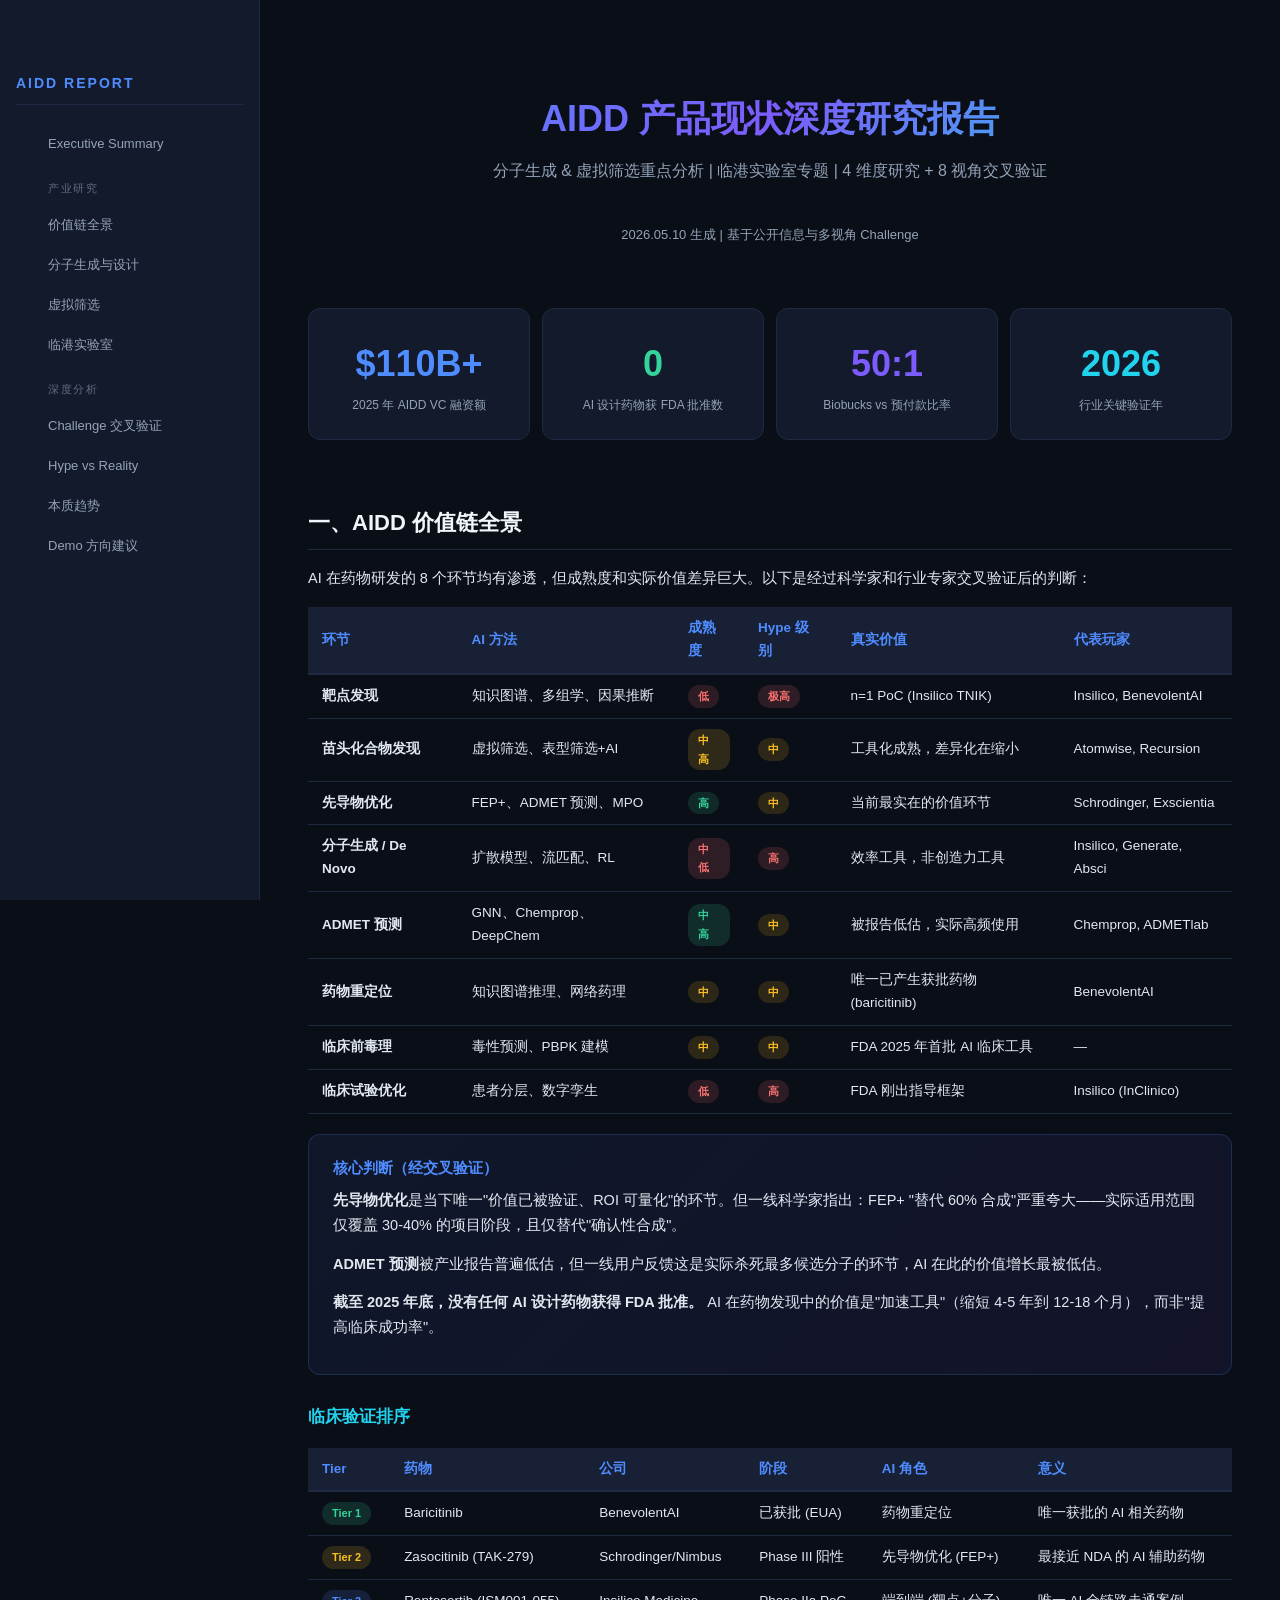
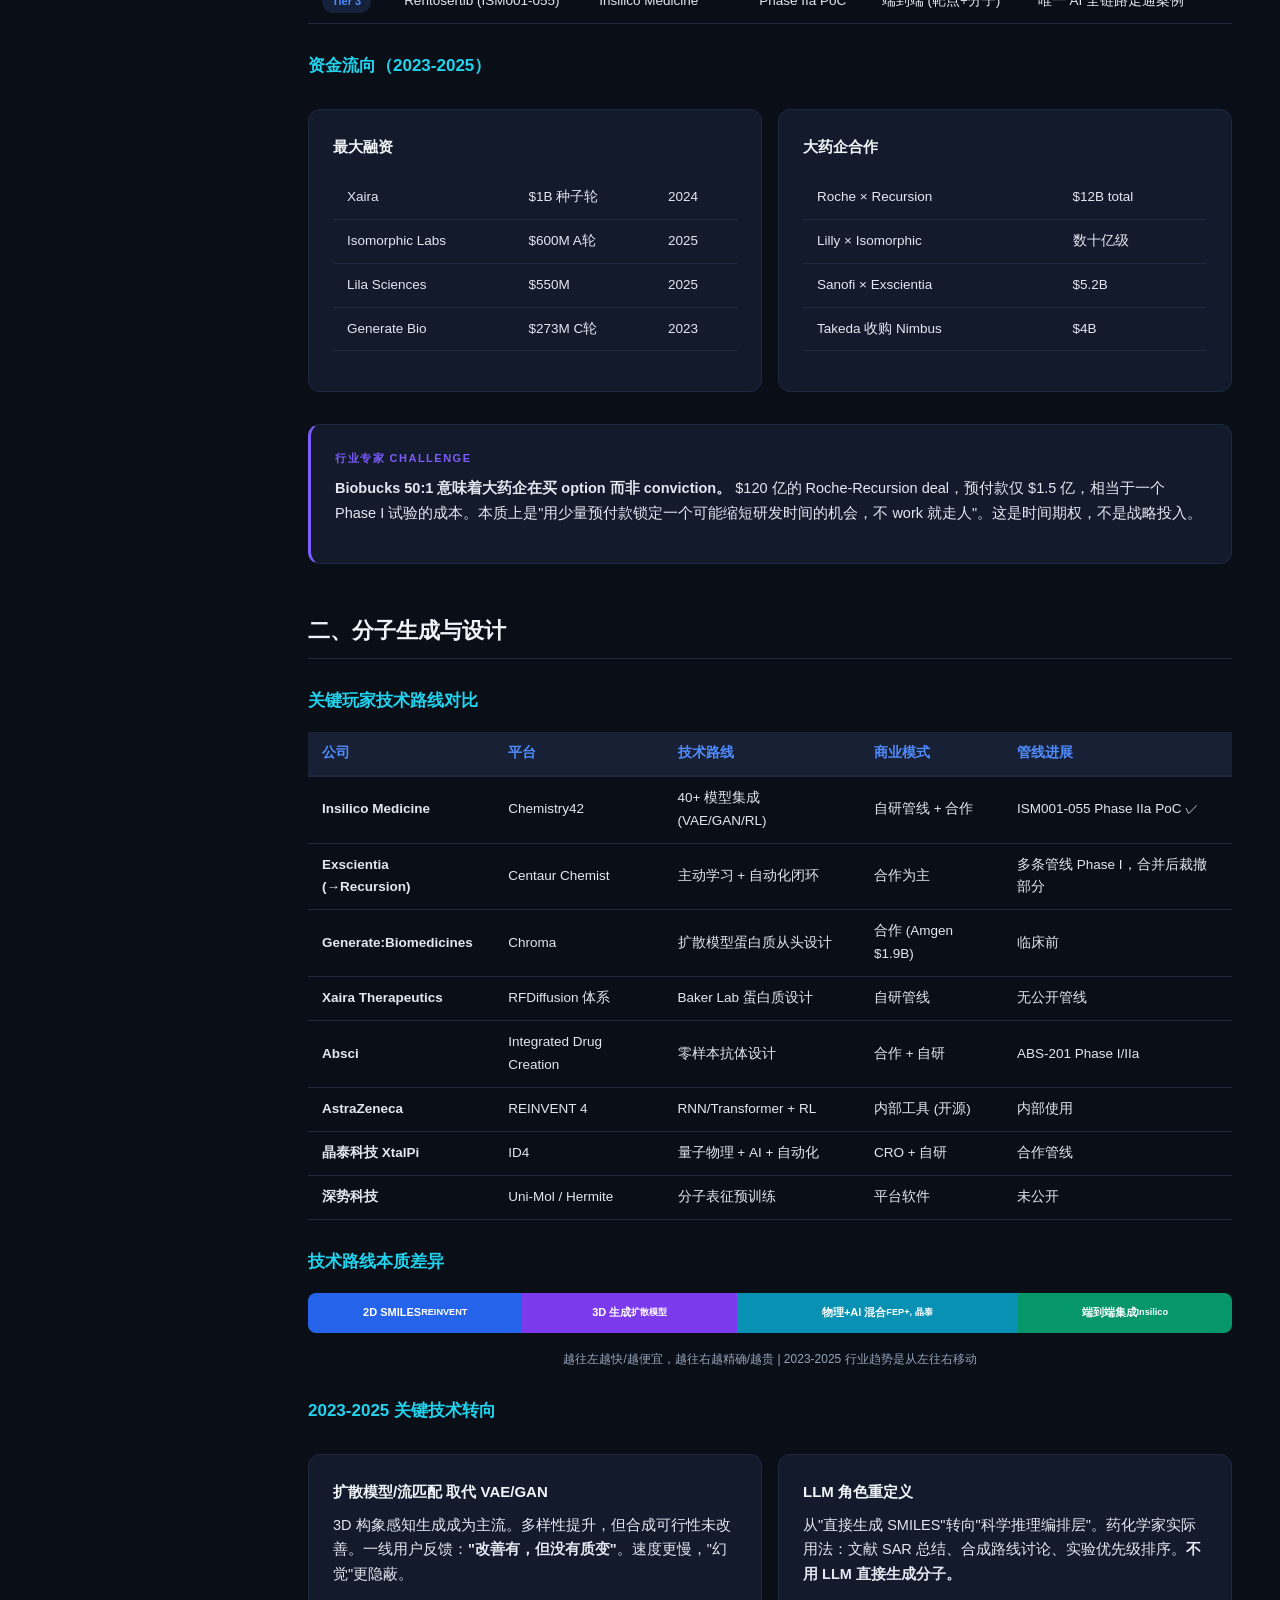
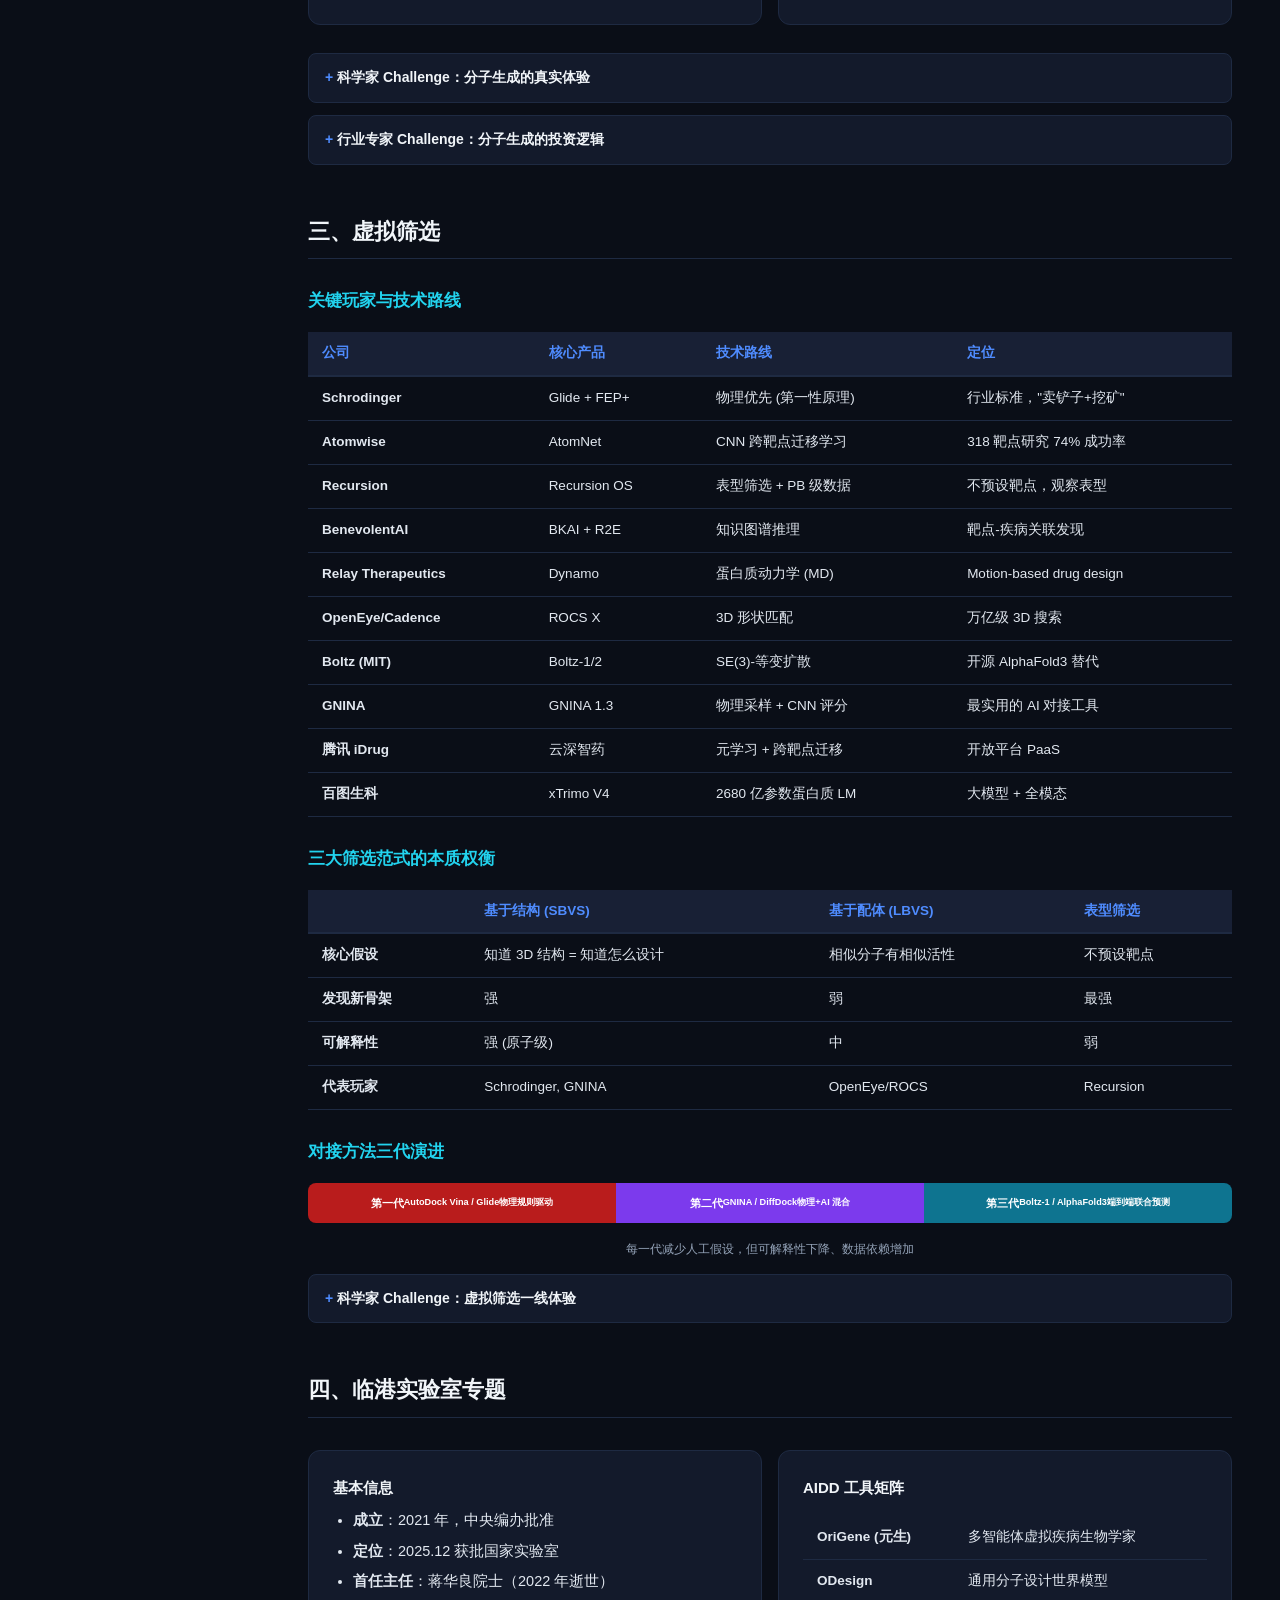
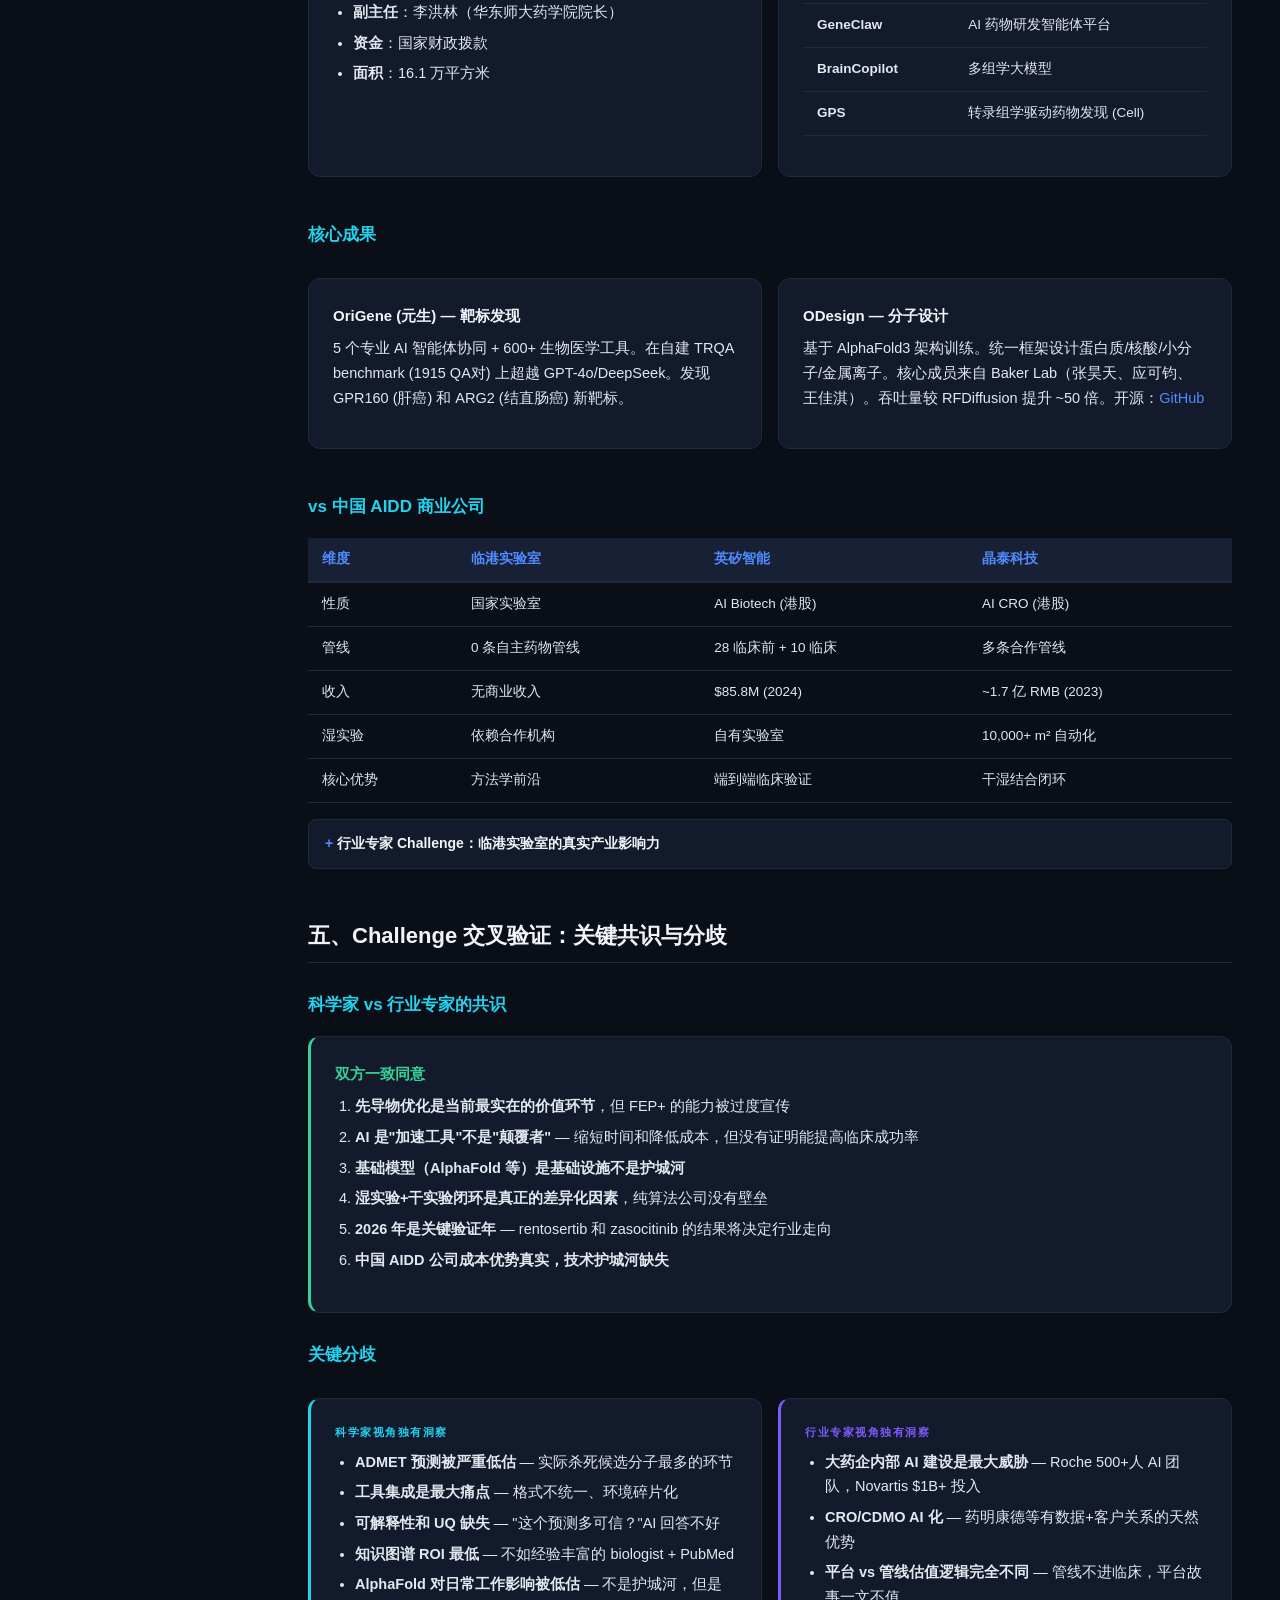
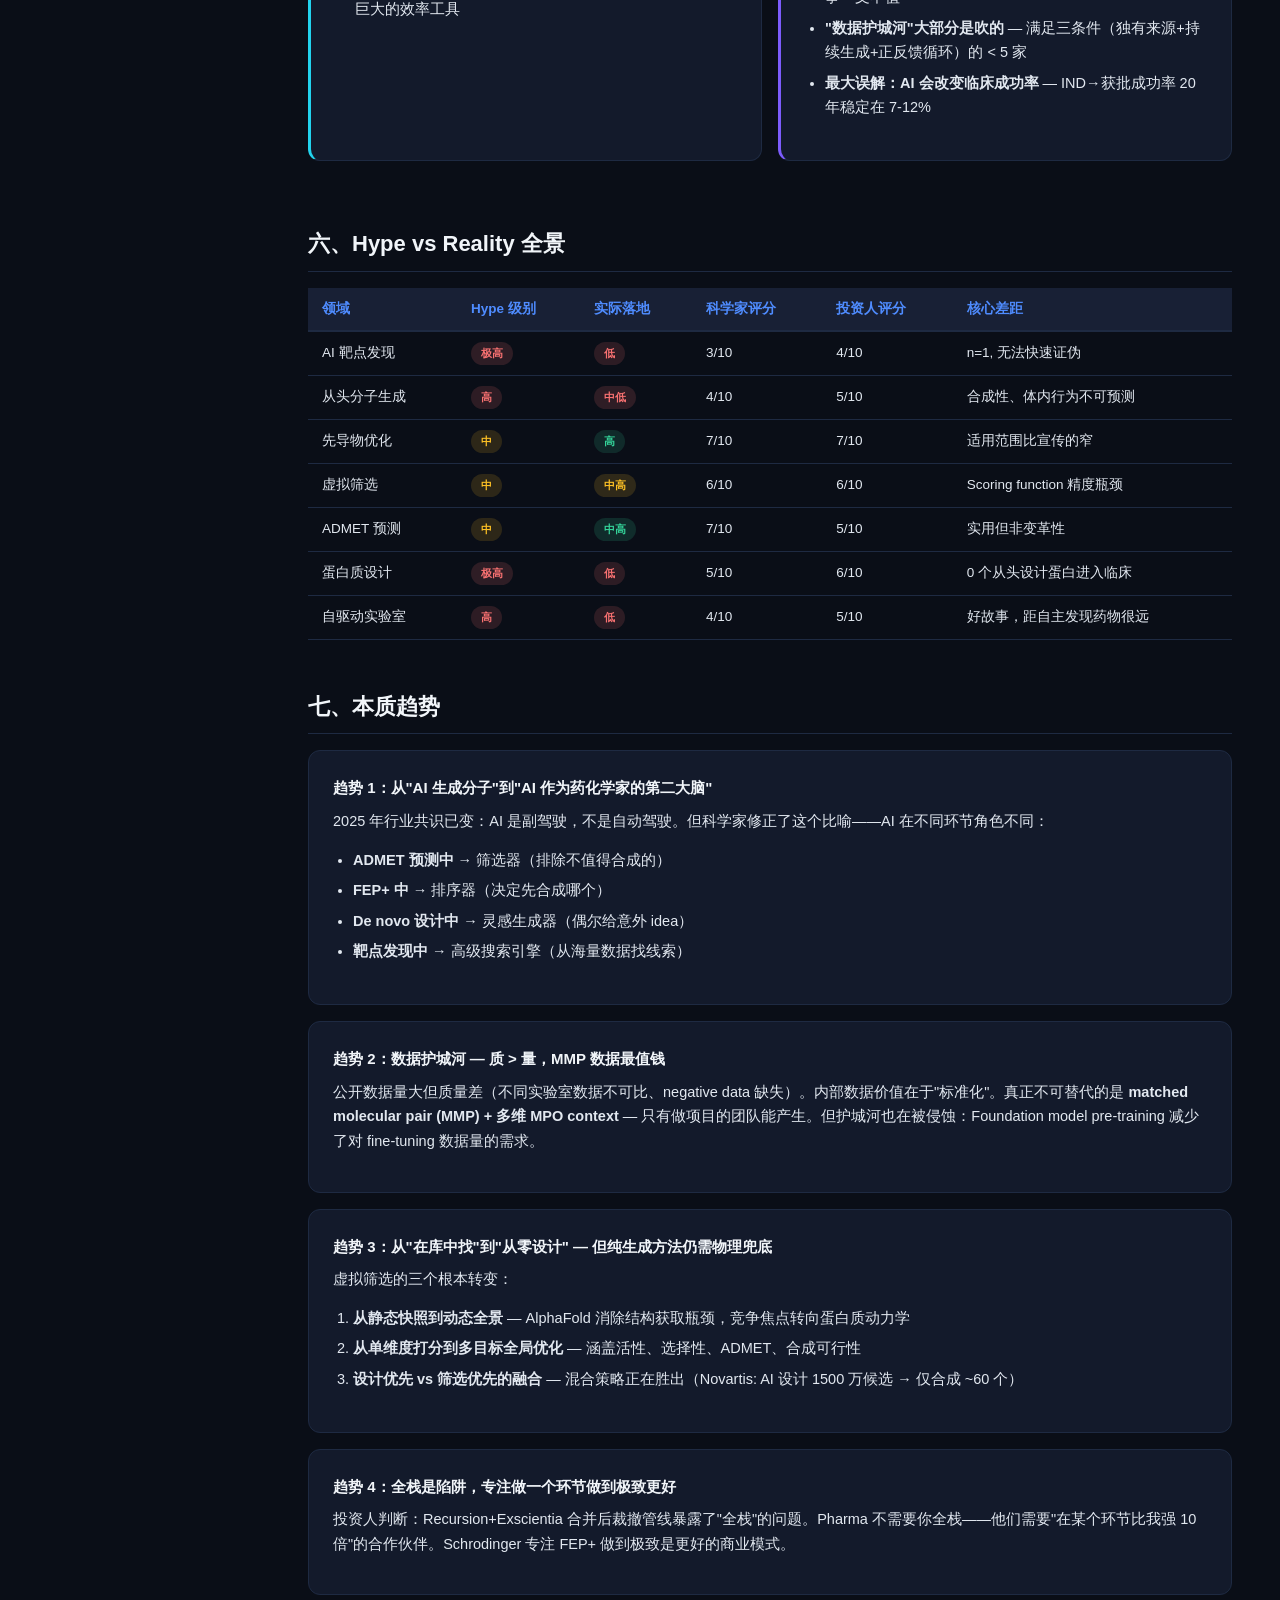
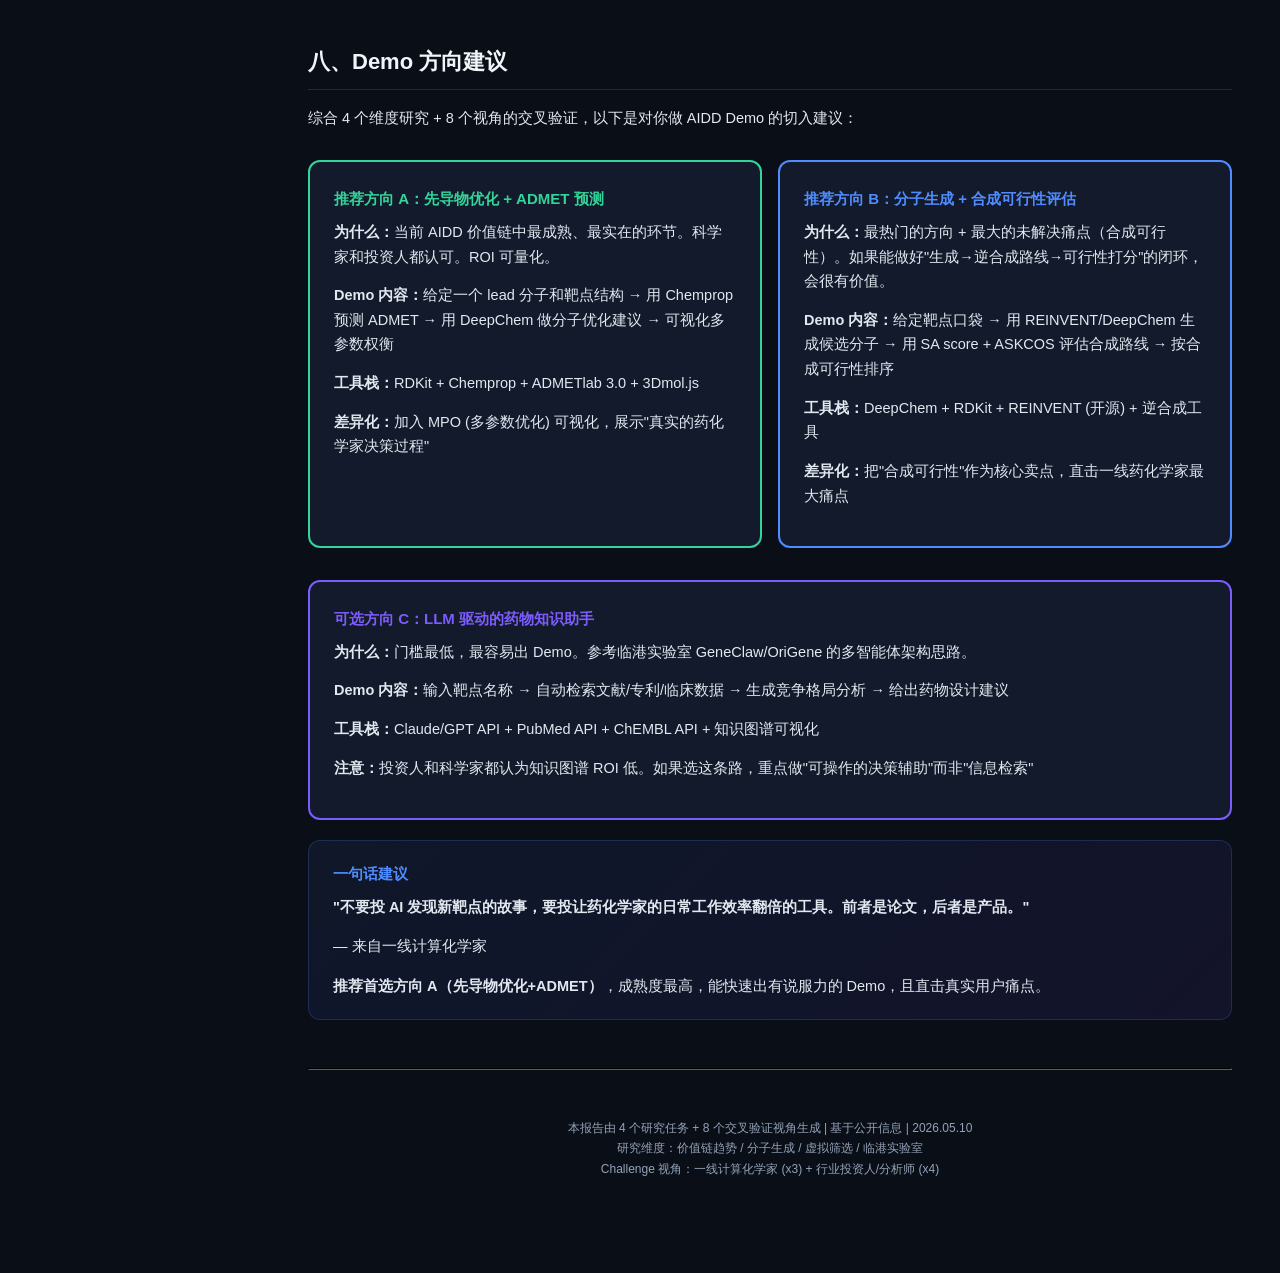
<file: aidd-landscape-report.html>
<!DOCTYPE html>
<html lang="zh-CN">
<head>
<meta charset="UTF-8">
<meta name="viewport" content="width=device-width, initial-scale=1.0">
<title>AIDD 产品现状深度研究报告</title>
<style>
:root {
  --bg: #0a0e17;
  --card: #131a2b;
  --card-alt: #182035;
  --border: #1e2a42;
  --accent: #4f8cff;
  --accent2: #7c5cfc;
  --accent3: #22d3ee;
  --green: #34d399;
  --red: #f87171;
  --orange: #fb923c;
  --yellow: #fbbf24;
  --text: #e2e8f0;
  --text-dim: #94a3b8;
  --text-bright: #f1f5f9;
}
* { margin:0; padding:0; box-sizing:border-box; }
body { font-family: -apple-system, 'SF Pro Text', 'Helvetica Neue', sans-serif; background: var(--bg); color: var(--text); line-height: 1.7; }
a { color: var(--accent); text-decoration: none; }

/* Nav */
nav { position: fixed; top: 0; left: 0; width: 260px; height: 100vh; background: var(--card); border-right: 1px solid var(--border); padding: 24px 16px; overflow-y: auto; z-index: 100; }
nav h2 { font-size: 14px; color: var(--accent); text-transform: uppercase; letter-spacing: 2px; margin-bottom: 20px; }
nav ul { list-style: none; }
nav li { margin-bottom: 2px; }
nav li a { display: block; padding: 8px 12px; border-radius: 8px; color: var(--text-dim); font-size: 13px; transition: all .2s; }
nav li a:hover, nav li a.active { background: rgba(79,140,255,.12); color: var(--accent); }
nav .nav-section { font-size: 11px; color: var(--text-dim); text-transform: uppercase; letter-spacing: 1.5px; margin: 16px 0 8px 12px; opacity: .6; }

/* Main */
main { margin-left: 260px; padding: 40px 48px 80px; max-width: 1100px; }
h1 { font-size: 32px; font-weight: 700; color: var(--text-bright); margin-bottom: 8px; }
.subtitle { color: var(--text-dim); font-size: 15px; margin-bottom: 40px; }
h2 { font-size: 22px; font-weight: 600; color: var(--text-bright); margin: 48px 0 16px; padding-bottom: 8px; border-bottom: 1px solid var(--border); }
h3 { font-size: 17px; font-weight: 600; color: var(--accent3); margin: 28px 0 12px; }
h4 { font-size: 15px; font-weight: 600; color: var(--text-bright); margin: 20px 0 8px; }
p { margin-bottom: 14px; font-size: 14.5px; }
ul, ol { margin: 8px 0 16px 20px; font-size: 14.5px; }
li { margin-bottom: 6px; }

/* Cards */
.card { background: var(--card); border: 1px solid var(--border); border-radius: 12px; padding: 24px; margin: 16px 0; }
.card-alt { background: var(--card-alt); }
.card h4 { margin-top: 0; }

/* Challenge cards */
.challenge { border-left: 3px solid var(--orange); }
.challenge-sci { border-left-color: var(--accent3); }
.challenge-ind { border-left-color: var(--accent2); }
.challenge-label { font-size: 11px; text-transform: uppercase; letter-spacing: 1.5px; font-weight: 600; margin-bottom: 8px; }
.challenge-sci .challenge-label { color: var(--accent3); }
.challenge-ind .challenge-label { color: var(--accent2); }

/* Tables */
table { width: 100%; border-collapse: collapse; margin: 16px 0; font-size: 13.5px; }
th { background: var(--card-alt); color: var(--accent); font-weight: 600; text-align: left; padding: 10px 14px; border-bottom: 2px solid var(--border); }
td { padding: 10px 14px; border-bottom: 1px solid var(--border); }
tr:hover td { background: rgba(79,140,255,.04); }

/* Tags */
.tag { display: inline-block; padding: 2px 10px; border-radius: 12px; font-size: 11px; font-weight: 600; }
.tag-high { background: rgba(52,211,153,.15); color: var(--green); }
.tag-mid { background: rgba(251,191,36,.15); color: var(--yellow); }
.tag-low { background: rgba(248,113,113,.15); color: var(--red); }
.tag-accent { background: rgba(79,140,255,.15); color: var(--accent); }

/* Verdict box */
.verdict { background: linear-gradient(135deg, rgba(79,140,255,.08), rgba(124,92,252,.08)); border: 1px solid rgba(79,140,255,.2); border-radius: 12px; padding: 20px 24px; margin: 20px 0; }
.verdict h4 { color: var(--accent); margin-top: 0; }

/* Collapsible */
details { margin: 12px 0; }
summary { cursor: pointer; font-weight: 600; color: var(--text-bright); padding: 12px 16px; background: var(--card); border: 1px solid var(--border); border-radius: 8px; font-size: 14px; list-style: none; }
summary::-webkit-details-marker { display: none; }
summary::before { content: '+ '; color: var(--accent); font-weight: 700; }
details[open] summary::before { content: '- '; }
details[open] summary { border-radius: 8px 8px 0 0; border-bottom: none; }
details > .detail-content { background: var(--card); border: 1px solid var(--border); border-top: none; border-radius: 0 0 8px 8px; padding: 16px 20px; }

/* Spectrum bar */
.spectrum { display: flex; align-items: center; gap: 0; margin: 16px 0; height: 40px; border-radius: 8px; overflow: hidden; font-size: 11px; font-weight: 600; }
.spectrum div { display: flex; align-items: center; justify-content: center; height: 100%; color: #fff; padding: 0 8px; white-space: nowrap; }

/* Grid */
.grid-2 { display: grid; grid-template-columns: 1fr 1fr; gap: 16px; }
@media (max-width: 900px) { .grid-2 { grid-template-columns: 1fr; } nav { display: none; } main { margin-left: 0; padding: 20px; } }

/* Score bar */
.score-bar { display: flex; align-items: center; gap: 8px; margin: 4px 0; }
.score-track { flex: 1; height: 6px; background: var(--border); border-radius: 3px; }
.score-fill { height: 100%; border-radius: 3px; }
.score-label { font-size: 12px; color: var(--text-dim); min-width: 90px; }
.score-val { font-size: 12px; color: var(--text-bright); font-weight: 600; min-width: 30px; text-align: right; }

/* Hero section */
.hero { text-align: center; padding: 48px 0 32px; }
.hero h1 { font-size: 36px; background: linear-gradient(135deg, var(--accent), var(--accent2), var(--accent3)); -webkit-background-clip: text; -webkit-text-fill-color: transparent; }
.hero .subtitle { font-size: 16px; }

/* Key number */
.key-num { font-size: 36px; font-weight: 700; color: var(--accent); }
.key-label { font-size: 12px; color: var(--text-dim); }
</style>
</head>
<body>

<nav>
  <h2>AIDD Report</h2>
  <ul>
    <li><a href="#overview">Executive Summary</a></li>
    <div class="nav-section">产业研究</div>
    <li><a href="#value-chain">价值链全景</a></li>
    <li><a href="#mol-gen">分子生成与设计</a></li>
    <li><a href="#virtual-screening">虚拟筛选</a></li>
    <li><a href="#lingang">临港实验室</a></li>
    <div class="nav-section">深度分析</div>
    <li><a href="#challenges">Challenge 交叉验证</a></li>
    <li><a href="#hype-reality">Hype vs Reality</a></li>
    <li><a href="#trends">本质趋势</a></li>
    <li><a href="#demo-reco">Demo 方向建议</a></li>
  </ul>
</nav>

<main>

<!-- ==================== HERO ==================== -->
<div class="hero" id="overview">
  <h1>AIDD 产品现状深度研究报告</h1>
  <p class="subtitle">分子生成 & 虚拟筛选重点分析 | 临港实验室专题 | 4 维度研究 + 8 视角交叉验证</p>
  <p style="color:var(--text-dim);font-size:13px;">2026.05.10 生成 | 基于公开信息与多视角 Challenge</p>
</div>

<!-- Key Numbers -->
<div class="grid-2" style="grid-template-columns: repeat(4,1fr); gap: 12px; margin-bottom: 40px;">
  <div class="card" style="text-align:center;">
    <div class="key-num">$110B+</div>
    <div class="key-label">2025 年 AIDD VC 融资额</div>
  </div>
  <div class="card" style="text-align:center;">
    <div class="key-num" style="color:var(--green);">0</div>
    <div class="key-label">AI 设计药物获 FDA 批准数</div>
  </div>
  <div class="card" style="text-align:center;">
    <div class="key-num" style="color:var(--accent2);">50:1</div>
    <div class="key-label">Biobucks vs 预付款比率</div>
  </div>
  <div class="card" style="text-align:center;">
    <div class="key-num" style="color:var(--accent3);">2026</div>
    <div class="key-label">行业关键验证年</div>
  </div>
</div>

<!-- ==================== 1. VALUE CHAIN ==================== -->
<h2 id="value-chain">一、AIDD 价值链全景</h2>

<p>AI 在药物研发的 8 个环节均有渗透，但成熟度和实际价值差异巨大。以下是经过科学家和行业专家交叉验证后的判断：</p>

<table>
  <tr>
    <th>环节</th>
    <th>AI 方法</th>
    <th>成熟度</th>
    <th>Hype 级别</th>
    <th>真实价值</th>
    <th>代表玩家</th>
  </tr>
  <tr>
    <td><strong>靶点发现</strong></td>
    <td>知识图谱、多组学、因果推断</td>
    <td><span class="tag tag-low">低</span></td>
    <td><span class="tag tag-low">极高</span></td>
    <td>n=1 PoC (Insilico TNIK)</td>
    <td>Insilico, BenevolentAI</td>
  </tr>
  <tr>
    <td><strong>苗头化合物发现</strong></td>
    <td>虚拟筛选、表型筛选+AI</td>
    <td><span class="tag tag-mid">中高</span></td>
    <td><span class="tag tag-mid">中</span></td>
    <td>工具化成熟，差异化在缩小</td>
    <td>Atomwise, Recursion</td>
  </tr>
  <tr>
    <td><strong>先导物优化</strong></td>
    <td>FEP+、ADMET 预测、MPO</td>
    <td><span class="tag tag-high">高</span></td>
    <td><span class="tag tag-mid">中</span></td>
    <td>当前最实在的价值环节</td>
    <td>Schrodinger, Exscientia</td>
  </tr>
  <tr>
    <td><strong>分子生成 / De Novo</strong></td>
    <td>扩散模型、流匹配、RL</td>
    <td><span class="tag tag-low">中低</span></td>
    <td><span class="tag tag-low">高</span></td>
    <td>效率工具，非创造力工具</td>
    <td>Insilico, Generate, Absci</td>
  </tr>
  <tr>
    <td><strong>ADMET 预测</strong></td>
    <td>GNN、Chemprop、DeepChem</td>
    <td><span class="tag tag-high">中高</span></td>
    <td><span class="tag tag-mid">中</span></td>
    <td>被报告低估，实际高频使用</td>
    <td>Chemprop, ADMETlab</td>
  </tr>
  <tr>
    <td><strong>药物重定位</strong></td>
    <td>知识图谱推理、网络药理</td>
    <td><span class="tag tag-mid">中</span></td>
    <td><span class="tag tag-mid">中</span></td>
    <td>唯一已产生获批药物 (baricitinib)</td>
    <td>BenevolentAI</td>
  </tr>
  <tr>
    <td><strong>临床前毒理</strong></td>
    <td>毒性预测、PBPK 建模</td>
    <td><span class="tag tag-mid">中</span></td>
    <td><span class="tag tag-mid">中</span></td>
    <td>FDA 2025 年首批 AI 临床工具</td>
    <td>—</td>
  </tr>
  <tr>
    <td><strong>临床试验优化</strong></td>
    <td>患者分层、数字孪生</td>
    <td><span class="tag tag-low">低</span></td>
    <td><span class="tag tag-low">高</span></td>
    <td>FDA 刚出指导框架</td>
    <td>Insilico (InClinico)</td>
  </tr>
</table>

<div class="verdict">
  <h4>核心判断（经交叉验证）</h4>
  <p><strong>先导物优化</strong>是当下唯一"价值已被验证、ROI 可量化"的环节。但一线科学家指出：FEP+ "替代 60% 合成"严重夸大——实际适用范围仅覆盖 30-40% 的项目阶段，且仅替代"确认性合成"。</p>
  <p><strong>ADMET 预测</strong>被产业报告普遍低估，但一线用户反馈这是实际杀死最多候选分子的环节，AI 在此的价值增长最被低估。</p>
  <p><strong>截至 2025 年底，没有任何 AI 设计药物获得 FDA 批准。</strong> AI 在药物发现中的价值是"加速工具"（缩短 4-5 年到 12-18 个月），而非"提高临床成功率"。</p>
</div>

<!-- Clinical Pipeline -->
<h3>临床验证排序</h3>
<table>
  <tr><th>Tier</th><th>药物</th><th>公司</th><th>阶段</th><th>AI 角色</th><th>意义</th></tr>
  <tr>
    <td><span class="tag tag-high">Tier 1</span></td>
    <td>Baricitinib</td>
    <td>BenevolentAI</td>
    <td>已获批 (EUA)</td>
    <td>药物重定位</td>
    <td>唯一获批的 AI 相关药物</td>
  </tr>
  <tr>
    <td><span class="tag tag-mid">Tier 2</span></td>
    <td>Zasocitinib (TAK-279)</td>
    <td>Schrodinger/Nimbus</td>
    <td>Phase III 阳性</td>
    <td>先导物优化 (FEP+)</td>
    <td>最接近 NDA 的 AI 辅助药物</td>
  </tr>
  <tr>
    <td><span class="tag tag-accent">Tier 3</span></td>
    <td>Rentosertib (ISM001-055)</td>
    <td>Insilico Medicine</td>
    <td>Phase IIa PoC</td>
    <td>端到端 (靶点+分子)</td>
    <td>唯一 AI 全链路走通案例</td>
  </tr>
</table>

<!-- Funding -->
<h3>资金流向（2023-2025）</h3>
<div class="grid-2">
  <div class="card">
    <h4>最大融资</h4>
    <table>
      <tr><td>Xaira</td><td>$1B 种子轮</td><td>2024</td></tr>
      <tr><td>Isomorphic Labs</td><td>$600M A轮</td><td>2025</td></tr>
      <tr><td>Lila Sciences</td><td>$550M</td><td>2025</td></tr>
      <tr><td>Generate Bio</td><td>$273M C轮</td><td>2023</td></tr>
    </table>
  </div>
  <div class="card">
    <h4>大药企合作</h4>
    <table>
      <tr><td>Roche &times; Recursion</td><td>$12B total</td></tr>
      <tr><td>Lilly &times; Isomorphic</td><td>数十亿级</td></tr>
      <tr><td>Sanofi &times; Exscientia</td><td>$5.2B</td></tr>
      <tr><td>Takeda 收购 Nimbus</td><td>$4B</td></tr>
    </table>
  </div>
</div>

<div class="card challenge challenge-ind">
  <div class="challenge-label">行业专家 Challenge</div>
  <p><strong>Biobucks 50:1 意味着大药企在买 option 而非 conviction。</strong> $120 亿的 Roche-Recursion deal，预付款仅 $1.5 亿，相当于一个 Phase I 试验的成本。本质上是"用少量预付款锁定一个可能缩短研发时间的机会，不 work 就走人"。这是时间期权，不是战略投入。</p>
</div>

<!-- ==================== 2. MOLECULAR GENERATION ==================== -->
<h2 id="mol-gen">二、分子生成与设计</h2>

<h3>关键玩家技术路线对比</h3>
<table>
  <tr><th>公司</th><th>平台</th><th>技术路线</th><th>商业模式</th><th>管线进展</th></tr>
  <tr>
    <td><strong>Insilico Medicine</strong></td>
    <td>Chemistry42</td>
    <td>40+ 模型集成 (VAE/GAN/RL)</td>
    <td>自研管线 + 合作</td>
    <td>ISM001-055 Phase IIa PoC ✓</td>
  </tr>
  <tr>
    <td><strong>Exscientia (→Recursion)</strong></td>
    <td>Centaur Chemist</td>
    <td>主动学习 + 自动化闭环</td>
    <td>合作为主</td>
    <td>多条管线 Phase I，合并后裁撤部分</td>
  </tr>
  <tr>
    <td><strong>Generate:Biomedicines</strong></td>
    <td>Chroma</td>
    <td>扩散模型蛋白质从头设计</td>
    <td>合作 (Amgen $1.9B)</td>
    <td>临床前</td>
  </tr>
  <tr>
    <td><strong>Xaira Therapeutics</strong></td>
    <td>RFDiffusion 体系</td>
    <td>Baker Lab 蛋白质设计</td>
    <td>自研管线</td>
    <td>无公开管线</td>
  </tr>
  <tr>
    <td><strong>Absci</strong></td>
    <td>Integrated Drug Creation</td>
    <td>零样本抗体设计</td>
    <td>合作 + 自研</td>
    <td>ABS-201 Phase I/IIa</td>
  </tr>
  <tr>
    <td><strong>AstraZeneca</strong></td>
    <td>REINVENT 4</td>
    <td>RNN/Transformer + RL</td>
    <td>内部工具 (开源)</td>
    <td>内部使用</td>
  </tr>
  <tr>
    <td><strong>晶泰科技 XtalPi</strong></td>
    <td>ID4</td>
    <td>量子物理 + AI + 自动化</td>
    <td>CRO + 自研</td>
    <td>合作管线</td>
  </tr>
  <tr>
    <td><strong>深势科技</strong></td>
    <td>Uni-Mol / Hermite</td>
    <td>分子表征预训练</td>
    <td>平台软件</td>
    <td>未公开</td>
  </tr>
</table>

<h3>技术路线本质差异</h3>
<div class="spectrum">
  <div style="background:#2563eb;flex:1.5;">2D SMILES<br><small>REINVENT</small></div>
  <div style="background:#7c3aed;flex:1.5;">3D 生成<br><small>扩散模型</small></div>
  <div style="background:#0891b2;flex:2;">物理+AI 混合<br><small>FEP+, 晶泰</small></div>
  <div style="background:#059669;flex:1.5;">端到端集成<br><small>Insilico</small></div>
</div>
<p style="text-align:center;font-size:12px;color:var(--text-dim);">越往左越快/越便宜，越往右越精确/越贵 | 2023-2025 行业趋势是从左往右移动</p>

<h3>2023-2025 关键技术转向</h3>
<div class="grid-2">
  <div class="card">
    <h4>扩散模型/流匹配 取代 VAE/GAN</h4>
    <p>3D 构象感知生成成为主流。多样性提升，但合成可行性未改善。一线用户反馈：<strong>"改善有，但没有质变"</strong>。速度更慢，"幻觉"更隐蔽。</p>
  </div>
  <div class="card">
    <h4>LLM 角色重定义</h4>
    <p>从"直接生成 SMILES"转向"科学推理编排层"。药化学家实际用法：文献 SAR 总结、合成路线讨论、实验优先级排序。<strong>不用 LLM 直接生成分子。</strong></p>
  </div>
</div>

<!-- Challenge cards for mol-gen -->
<details>
  <summary>科学家 Challenge：分子生成的真实体验</summary>
  <div class="detail-content">
    <div class="card challenge challenge-sci">
      <div class="challenge-label">一线药物化学家反馈</div>
      <h4>AI 生成分子的合成可行性</h4>
      <table>
        <tr><th>工具</th><th>"一眼假"</th><th>理论能合但成本极高</th><th>可合成</th></tr>
        <tr><td>REINVENT</td><td>20-25%</td><td>35-40%</td><td>35-45%</td></tr>
        <tr><td>Chemistry42</td><td>15-20%</td><td>30-35%</td><td>45-55%</td></tr>
        <tr><td>3D 扩散模型</td><td>30-40%</td><td>30-35%</td><td>25-35%</td></tr>
      </table>
      <p><strong>"AI 分子生成目前最大的价值不是'发现人类想不到的分子'，而是'加速药化学家已经想到的方向的探索'。它是效率工具，不是创造力工具。"</strong></p>
      <h4>最大痛点（报告遗漏）</h4>
      <ul>
        <li><strong>AI 不理解 design intent</strong> — 说"要更高选择性"，AI 不知道是因为脱靶肝毒还是同家族拮抗</li>
        <li><strong>多参数优化（MPO）不可用</strong> — 需同时优化 10-15 个参数，AI 预测精度参差不齐</li>
        <li><strong>知识产权感知缺失</strong> — 生成的分子落在竞争对手专利范围内就是废纸</li>
        <li><strong>无实验反馈闭环</strong> — 大部分工具是"离线"的，不能学习新实验数据</li>
      </ul>
    </div>
  </div>
</details>

<details>
  <summary>行业专家 Challenge：分子生成的投资逻辑</summary>
  <div class="detail-content">
    <div class="card challenge challenge-ind">
      <div class="challenge-label">投资人尽调反馈</div>
      <h4>Xaira $1B 种子轮 — 最被高估</h4>
      <p>没有任何临床前候选分子公开披露。核心工具 RFDiffusion 是开源的。$1B 估值完全基于"Baker + 诺奖 + ARCH 品牌效应"。如果 3 年内没有 IND，下一轮融资会很尴尬。</p>
      <h4>Relay Therapeutics — 最被低估</h4>
      <p>市值从 $7B 跌至 $1.5-2B，但 motion-based drug design 壁垒真实。RLY-2608 (PI3Ka 突变选择性) Phase I ORR ~38%，是"AI 做到了传统方法做不到的事"的真正案例。</p>
      <h4>系统壁垒评级</h4>
      <table>
        <tr><th>公司</th><th>数据飞轮</th><th>湿实验</th><th>闭环速度</th><th>评级</th></tr>
        <tr><td>Recursion</td><td>极强 (PB级)</td><td>极强</td><td>快</td><td><span class="tag tag-high">A</span></td></tr>
        <tr><td>Generate</td><td>强</td><td>强</td><td>快</td><td><span class="tag tag-high">A-</span></td></tr>
        <tr><td>Xaira</td><td>强</td><td>建设中</td><td>中</td><td><span class="tag tag-mid">B+</span></td></tr>
        <tr><td>Insilico</td><td>中</td><td>弱(外包)</td><td>中</td><td><span class="tag tag-mid">B</span></td></tr>
      </table>
      <p><strong>"纯算法、没有湿实验闭环的公司基本不看。算法差异在 AIDD 领域正在迅速缩小，半年就会被开源追平。"</strong></p>
    </div>
  </div>
</details>

<!-- ==================== 3. VIRTUAL SCREENING ==================== -->
<h2 id="virtual-screening">三、虚拟筛选</h2>

<h3>关键玩家与技术路线</h3>
<table>
  <tr><th>公司</th><th>核心产品</th><th>技术路线</th><th>定位</th></tr>
  <tr><td><strong>Schrodinger</strong></td><td>Glide + FEP+</td><td>物理优先 (第一性原理)</td><td>行业标准，"卖铲子+挖矿"</td></tr>
  <tr><td><strong>Atomwise</strong></td><td>AtomNet</td><td>CNN 跨靶点迁移学习</td><td>318 靶点研究 74% 成功率</td></tr>
  <tr><td><strong>Recursion</strong></td><td>Recursion OS</td><td>表型筛选 + PB 级数据</td><td>不预设靶点，观察表型</td></tr>
  <tr><td><strong>BenevolentAI</strong></td><td>BKAI + R2E</td><td>知识图谱推理</td><td>靶点-疾病关联发现</td></tr>
  <tr><td><strong>Relay Therapeutics</strong></td><td>Dynamo</td><td>蛋白质动力学 (MD)</td><td>Motion-based drug design</td></tr>
  <tr><td><strong>OpenEye/Cadence</strong></td><td>ROCS X</td><td>3D 形状匹配</td><td>万亿级 3D 搜索</td></tr>
  <tr><td><strong>Boltz (MIT)</strong></td><td>Boltz-1/2</td><td>SE(3)-等变扩散</td><td>开源 AlphaFold3 替代</td></tr>
  <tr><td><strong>GNINA</strong></td><td>GNINA 1.3</td><td>物理采样 + CNN 评分</td><td>最实用的 AI 对接工具</td></tr>
  <tr><td><strong>腾讯 iDrug</strong></td><td>云深智药</td><td>元学习 + 跨靶点迁移</td><td>开放平台 PaaS</td></tr>
  <tr><td><strong>百图生科</strong></td><td>xTrimo V4</td><td>2680 亿参数蛋白质 LM</td><td>大模型 + 全模态</td></tr>
</table>

<h3>三大筛选范式的本质权衡</h3>
<table>
  <tr><th></th><th>基于结构 (SBVS)</th><th>基于配体 (LBVS)</th><th>表型筛选</th></tr>
  <tr><td><strong>核心假设</strong></td><td>知道 3D 结构 = 知道怎么设计</td><td>相似分子有相似活性</td><td>不预设靶点</td></tr>
  <tr><td><strong>发现新骨架</strong></td><td>强</td><td>弱</td><td>最强</td></tr>
  <tr><td><strong>可解释性</strong></td><td>强 (原子级)</td><td>中</td><td>弱</td></tr>
  <tr><td><strong>代表玩家</strong></td><td>Schrodinger, GNINA</td><td>OpenEye/ROCS</td><td>Recursion</td></tr>
</table>

<h3>对接方法三代演进</h3>
<div class="spectrum">
  <div style="background:#b91c1c;flex:1;">第一代<br><small>AutoDock Vina / Glide</small><br><small>物理规则驱动</small></div>
  <div style="background:#7c3aed;flex:1;">第二代<br><small>GNINA / DiffDock</small><br><small>物理+AI 混合</small></div>
  <div style="background:#0e7490;flex:1;">第三代<br><small>Boltz-1 / AlphaFold3</small><br><small>端到端联合预测</small></div>
</div>
<p style="font-size:12px;color:var(--text-dim);text-align:center;margin-top:4px;">每一代减少人工假设，但可解释性下降、数据依赖增加</p>

<details>
  <summary>科学家 Challenge：虚拟筛选一线体验</summary>
  <div class="detail-content">
    <div class="card challenge challenge-sci">
      <div class="challenge-label">一线计算化学家反馈</div>
      <h4>DiffDock / EquiBind — "论文 benchmark 和实际项目隔着太平洋"</h4>
      <p>EquiBind：不可用。Pose RMSD 经常 > 5A，连 binding site 都找不对。DiffDock：能大致找到 binding site，但 pose 细节经常是错的，confidence score 跟实验 binding affinity 几乎没有相关性。<strong>GNINA 反而是最实用的 AI 工具</strong>——保留了物理采样，用 CNN 做 rescoring。</p>
      <h4>AlphaFold 结构做虚拟筛选 — "最被高估的事情之一"</h4>
      <p>实际用 AF2 预测结构做了虚拟筛选，<strong>基本失败</strong>。命中率跟随机筛选差不多。apo vs holo 问题严重——AF 预测的 pocket 经常太窄或太浅，配体放不进去。pLDDT > 90 不代表 binding site 可靠。</p>
      <h4>超大规模筛选的真实数据</h4>
      <p>从 Enamine REAL Space 筛选数十亿化合物 → 400 个按需合成 → 15 个 IC50 < 10uM → 8 个 false positive → <strong>最终可用 2 个</strong>。实际命中率 = 2 / 数十亿 ≈ 0.00000002%。价值在于化学多样性，不在命中率。</p>
      <h4>六大真实痛点（报告遗漏）</h4>
      <ol>
        <li>Scoring function 精度是 30 年未解决的核心问题 (Pearson R 仅 0.4-0.6)</li>
        <li>False positive 率 90-95%</li>
        <li>生成分子不可合成</li>
        <li>Hit-to-lead 鸿沟</li>
        <li>计算团队与实验团队 feedback loop 太慢 (一个 cycle 两个月)</li>
        <li>工具集成的噩梦 (格式转换、环境配置消耗大量时间)</li>
      </ol>
    </div>
  </div>
</details>

<!-- ==================== 4. LINGANG ==================== -->
<h2 id="lingang">四、临港实验室专题</h2>

<div class="grid-2">
  <div class="card">
    <h4>基本信息</h4>
    <ul>
      <li><strong>成立</strong>：2021 年，中央编办批准</li>
      <li><strong>定位</strong>：2025.12 获批国家实验室</li>
      <li><strong>首任主任</strong>：蒋华良院士（2022 年逝世）</li>
      <li><strong>副主任</strong>：李洪林（华东师大药学院院长）</li>
      <li><strong>资金</strong>：国家财政拨款</li>
      <li><strong>面积</strong>：16.1 万平方米</li>
    </ul>
  </div>
  <div class="card">
    <h4>AIDD 工具矩阵</h4>
    <table>
      <tr><td><strong>OriGene (元生)</strong></td><td>多智能体虚拟疾病生物学家</td></tr>
      <tr><td><strong>ODesign</strong></td><td>通用分子设计世界模型</td></tr>
      <tr><td><strong>GeneClaw</strong></td><td>AI 药物研发智能体平台</td></tr>
      <tr><td><strong>BrainCopilot</strong></td><td>多组学大模型</td></tr>
      <tr><td><strong>GPS</strong></td><td>转录组学驱动药物发现 (Cell)</td></tr>
    </table>
  </div>
</div>

<h3>核心成果</h3>
<div class="grid-2">
  <div class="card">
    <h4>OriGene (元生) — 靶标发现</h4>
    <p>5 个专业 AI 智能体协同 + 600+ 生物医学工具。在自建 TRQA benchmark (1915 QA对) 上超越 GPT-4o/DeepSeek。发现 GPR160 (肝癌) 和 ARG2 (结直肠癌) 新靶标。</p>
  </div>
  <div class="card">
    <h4>ODesign — 分子设计</h4>
    <p>基于 AlphaFold3 架构训练。统一框架设计蛋白质/核酸/小分子/金属离子。核心成员来自 Baker Lab（张昊天、应可钧、王佳淇）。吞吐量较 RFDiffusion 提升 ~50 倍。开源：<a href="https://github.com/OTeam-AI4S/ODesign">GitHub</a></p>
  </div>
</div>

<h3>vs 中国 AIDD 商业公司</h3>
<table>
  <tr><th>维度</th><th>临港实验室</th><th>英矽智能</th><th>晶泰科技</th></tr>
  <tr><td>性质</td><td>国家实验室</td><td>AI Biotech (港股)</td><td>AI CRO (港股)</td></tr>
  <tr><td>管线</td><td>0 条自主药物管线</td><td>28 临床前 + 10 临床</td><td>多条合作管线</td></tr>
  <tr><td>收入</td><td>无商业收入</td><td>$85.8M (2024)</td><td>~1.7 亿 RMB (2023)</td></tr>
  <tr><td>湿实验</td><td>依赖合作机构</td><td>自有实验室</td><td>10,000+ m² 自动化</td></tr>
  <tr><td>核心优势</td><td>方法学前沿</td><td>端到端临床验证</td><td>干湿结合闭环</td></tr>
</table>

<details>
  <summary>行业专家 Challenge：临港实验室的真实产业影响力</summary>
  <div class="detail-content">
    <div class="card challenge challenge-ind">
      <div class="challenge-label">行业分析师反馈</div>
      <h4>VV116 不是 AIDD 成果</h4>
      <p>VV116 (氘瑞米德韦) 是经典药物化学产物——GS-441524 的氘代酯化前药。AI 在其中零参与。<strong>将其列为 AIDD 成果是事实性错误。</strong> 临港实验室的 OriGene 等 AI 工具在 VV116 获批 (2023.1) 之后才发布 (2025.6)。</p>
      <h4>OriGene "超越人类专家" 需要大量限定</h4>
      <p>TRQA 是自建 benchmark（出卷的人也参加考试）。"超越"的是问答能力而非靶标发现能力。GPR160/ARG2 仍在类器官验证，距 IND 遥远。对比：PandaOmics 已通过 ISM001-055 完成端到端临床验证。</p>
      <h4>ODesign 50 倍提升是吞吐量不是成功率</h4>
      <p>对标的是 RFDiffusion 初代，而 Baker Lab 已发布 RFDiffusion3 (2025.12)。且缺乏独立湿实验验证。</p>
      <h4>对做 Demo 的建议</h4>
      <p><strong>学习临港实验室工具的架构设计思路</strong>（OriGene 多智能体、ODesign MCGU 框架、GeneClaw MCP 集成），<strong>但做 Demo 用成熟工具</strong>（RDKit、DeepChem、Chemprop、ADMETlab）。社区支持和稳定性差距太大。</p>
    </div>
  </div>
</details>

<!-- ==================== 5. CHALLENGES SYNTHESIS ==================== -->
<h2 id="challenges">五、Challenge 交叉验证：关键共识与分歧</h2>

<h3>科学家 vs 行业专家的共识</h3>
<div class="card" style="border-left: 3px solid var(--green);">
  <h4 style="color:var(--green);">双方一致同意</h4>
  <ol>
    <li><strong>先导物优化是当前最实在的价值环节</strong>，但 FEP+ 的能力被过度宣传</li>
    <li><strong>AI 是"加速工具"不是"颠覆者"</strong> — 缩短时间和降低成本，但没有证明能提高临床成功率</li>
    <li><strong>基础模型（AlphaFold 等）是基础设施不是护城河</strong></li>
    <li><strong>湿实验+干实验闭环是真正的差异化因素</strong>，纯算法公司没有壁垒</li>
    <li><strong>2026 年是关键验证年</strong> — rentosertib 和 zasocitinib 的结果将决定行业走向</li>
    <li><strong>中国 AIDD 公司成本优势真实，技术护城河缺失</strong></li>
  </ol>
</div>

<h3>关键分歧</h3>
<div class="grid-2">
  <div class="card challenge challenge-sci">
    <div class="challenge-label">科学家视角独有洞察</div>
    <ul>
      <li><strong>ADMET 预测被严重低估</strong> — 实际杀死候选分子最多的环节</li>
      <li><strong>工具集成是最大痛点</strong> — 格式不统一、环境碎片化</li>
      <li><strong>可解释性和 UQ 缺失</strong> — "这个预测多可信？"AI 回答不好</li>
      <li><strong>知识图谱 ROI 最低</strong> — 不如经验丰富的 biologist + PubMed</li>
      <li><strong>AlphaFold 对日常工作影响被低估</strong> — 不是护城河，但是巨大的效率工具</li>
    </ul>
  </div>
  <div class="card challenge challenge-ind">
    <div class="challenge-label">行业专家视角独有洞察</div>
    <ul>
      <li><strong>大药企内部 AI 建设是最大威胁</strong> — Roche 500+人 AI 团队，Novartis $1B+ 投入</li>
      <li><strong>CRO/CDMO AI 化</strong> — 药明康德等有数据+客户关系的天然优势</li>
      <li><strong>平台 vs 管线估值逻辑完全不同</strong> — 管线不进临床，平台故事一文不值</li>
      <li><strong>"数据护城河"大部分是吹的</strong> — 满足三条件（独有来源+持续生成+正反馈循环）的 < 5 家</li>
      <li><strong>最大误解：AI 会改变临床成功率</strong> — IND→获批成功率 20 年稳定在 7-12%</li>
    </ul>
  </div>
</div>

<!-- ==================== 6. HYPE VS REALITY ==================== -->
<h2 id="hype-reality">六、Hype vs Reality 全景</h2>

<table>
  <tr>
    <th>领域</th>
    <th>Hype 级别</th>
    <th>实际落地</th>
    <th>科学家评分</th>
    <th>投资人评分</th>
    <th>核心差距</th>
  </tr>
  <tr>
    <td>AI 靶点发现</td>
    <td><span class="tag tag-low">极高</span></td>
    <td><span class="tag tag-low">低</span></td>
    <td>3/10</td>
    <td>4/10</td>
    <td>n=1, 无法快速证伪</td>
  </tr>
  <tr>
    <td>从头分子生成</td>
    <td><span class="tag tag-low">高</span></td>
    <td><span class="tag tag-low">中低</span></td>
    <td>4/10</td>
    <td>5/10</td>
    <td>合成性、体内行为不可预测</td>
  </tr>
  <tr>
    <td>先导物优化</td>
    <td><span class="tag tag-mid">中</span></td>
    <td><span class="tag tag-high">高</span></td>
    <td>7/10</td>
    <td>7/10</td>
    <td>适用范围比宣传的窄</td>
  </tr>
  <tr>
    <td>虚拟筛选</td>
    <td><span class="tag tag-mid">中</span></td>
    <td><span class="tag tag-mid">中高</span></td>
    <td>6/10</td>
    <td>6/10</td>
    <td>Scoring function 精度瓶颈</td>
  </tr>
  <tr>
    <td>ADMET 预测</td>
    <td><span class="tag tag-mid">中</span></td>
    <td><span class="tag tag-high">中高</span></td>
    <td>7/10</td>
    <td>5/10</td>
    <td>实用但非变革性</td>
  </tr>
  <tr>
    <td>蛋白质设计</td>
    <td><span class="tag tag-low">极高</span></td>
    <td><span class="tag tag-low">低</span></td>
    <td>5/10</td>
    <td>6/10</td>
    <td>0 个从头设计蛋白进入临床</td>
  </tr>
  <tr>
    <td>自驱动实验室</td>
    <td><span class="tag tag-low">高</span></td>
    <td><span class="tag tag-low">低</span></td>
    <td>4/10</td>
    <td>5/10</td>
    <td>好故事，距自主发现药物很远</td>
  </tr>
</table>

<!-- ==================== 7. TRENDS ==================== -->
<h2 id="trends">七、本质趋势</h2>

<div class="card">
  <h4>趋势 1：从"AI 生成分子"到"AI 作为药化学家的第二大脑"</h4>
  <p>2025 年行业共识已变：AI 是副驾驶，不是自动驾驶。但科学家修正了这个比喻——AI 在不同环节角色不同：</p>
  <ul>
    <li><strong>ADMET 预测中</strong> → 筛选器（排除不值得合成的）</li>
    <li><strong>FEP+ 中</strong> → 排序器（决定先合成哪个）</li>
    <li><strong>De novo 设计中</strong> → 灵感生成器（偶尔给意外 idea）</li>
    <li><strong>靶点发现中</strong> → 高级搜索引擎（从海量数据找线索）</li>
  </ul>
</div>

<div class="card">
  <h4>趋势 2：数据护城河 — 质 > 量，MMP 数据最值钱</h4>
  <p>公开数据量大但质量差（不同实验室数据不可比、negative data 缺失）。内部数据价值在于"标准化"。真正不可替代的是 <strong>matched molecular pair (MMP) + 多维 MPO context</strong> — 只有做项目的团队能产生。但护城河也在被侵蚀：Foundation model pre-training 减少了对 fine-tuning 数据量的需求。</p>
</div>

<div class="card">
  <h4>趋势 3：从"在库中找"到"从零设计" — 但纯生成方法仍需物理兜底</h4>
  <p>虚拟筛选的三个根本转变：</p>
  <ol>
    <li><strong>从静态快照到动态全景</strong> — AlphaFold 消除结构获取瓶颈，竞争焦点转向蛋白质动力学</li>
    <li><strong>从单维度打分到多目标全局优化</strong> — 涵盖活性、选择性、ADMET、合成可行性</li>
    <li><strong>设计优先 vs 筛选优先的融合</strong> — 混合策略正在胜出（Novartis: AI 设计 1500 万候选 → 仅合成 ~60 个）</li>
  </ol>
</div>

<div class="card">
  <h4>趋势 4：全栈是陷阱，专注做一个环节做到极致更好</h4>
  <p>投资人判断：Recursion+Exscientia 合并后裁撤管线暴露了"全栈"的问题。Pharma 不需要你全栈——他们需要"在某个环节比我强 10 倍"的合作伙伴。Schrodinger 专注 FEP+ 做到极致是更好的商业模式。</p>
</div>

<!-- ==================== 8. DEMO RECOMMENDATION ==================== -->
<h2 id="demo-reco">八、Demo 方向建议</h2>

<p>综合 4 个维度研究 + 8 个视角的交叉验证，以下是对你做 AIDD Demo 的切入建议：</p>

<div class="grid-2">
  <div class="card" style="border: 2px solid var(--green);">
    <h4 style="color:var(--green);">推荐方向 A：先导物优化 + ADMET 预测</h4>
    <p><strong>为什么：</strong>当前 AIDD 价值链中最成熟、最实在的环节。科学家和投资人都认可。ROI 可量化。</p>
    <p><strong>Demo 内容：</strong>给定一个 lead 分子和靶点结构 → 用 Chemprop 预测 ADMET → 用 DeepChem 做分子优化建议 → 可视化多参数权衡</p>
    <p><strong>工具栈：</strong>RDKit + Chemprop + ADMETlab 3.0 + 3Dmol.js</p>
    <p><strong>差异化：</strong>加入 MPO (多参数优化) 可视化，展示"真实的药化学家决策过程"</p>
  </div>
  <div class="card" style="border: 2px solid var(--accent);">
    <h4 style="color:var(--accent);">推荐方向 B：分子生成 + 合成可行性评估</h4>
    <p><strong>为什么：</strong>最热门的方向 + 最大的未解决痛点（合成可行性）。如果能做好"生成→逆合成路线→可行性打分"的闭环，会很有价值。</p>
    <p><strong>Demo 内容：</strong>给定靶点口袋 → 用 REINVENT/DeepChem 生成候选分子 → 用 SA score + ASKCOS 评估合成路线 → 按合成可行性排序</p>
    <p><strong>工具栈：</strong>DeepChem + RDKit + REINVENT (开源) + 逆合成工具</p>
    <p><strong>差异化：</strong>把"合成可行性"作为核心卖点，直击一线药化学家最大痛点</p>
  </div>
</div>

<div class="card" style="border: 2px solid var(--accent2);">
  <h4 style="color:var(--accent2);">可选方向 C：LLM 驱动的药物知识助手</h4>
  <p><strong>为什么：</strong>门槛最低，最容易出 Demo。参考临港实验室 GeneClaw/OriGene 的多智能体架构思路。</p>
  <p><strong>Demo 内容：</strong>输入靶点名称 → 自动检索文献/专利/临床数据 → 生成竞争格局分析 → 给出药物设计建议</p>
  <p><strong>工具栈：</strong>Claude/GPT API + PubMed API + ChEMBL API + 知识图谱可视化</p>
  <p><strong>注意：</strong>投资人和科学家都认为知识图谱 ROI 低。如果选这条路，重点做"可操作的决策辅助"而非"信息检索"</p>
</div>

<div class="verdict">
  <h4>一句话建议</h4>
  <p><strong>"不要投 AI 发现新靶点的故事，要投让药化学家的日常工作效率翻倍的工具。前者是论文，后者是产品。"</strong></p>
  <p>— 来自一线计算化学家</p>
  <p style="margin-bottom:0;margin-top:16px;"><strong>推荐首选方向 A（先导物优化+ADMET）</strong>，成熟度最高，能快速出有说服力的 Demo，且直击真实用户痛点。</p>
</div>

<hr style="border-color:var(--border);margin:48px 0;">
<p style="color:var(--text-dim);font-size:12px;text-align:center;">
  本报告由 4 个研究任务 + 8 个交叉验证视角生成 | 基于公开信息 | 2026.05.10<br>
  研究维度：价值链趋势 / 分子生成 / 虚拟筛选 / 临港实验室<br>
  Challenge 视角：一线计算化学家 (x3) + 行业投资人/分析师 (x4)
</p>

</main>
</body>
</html>
</file>
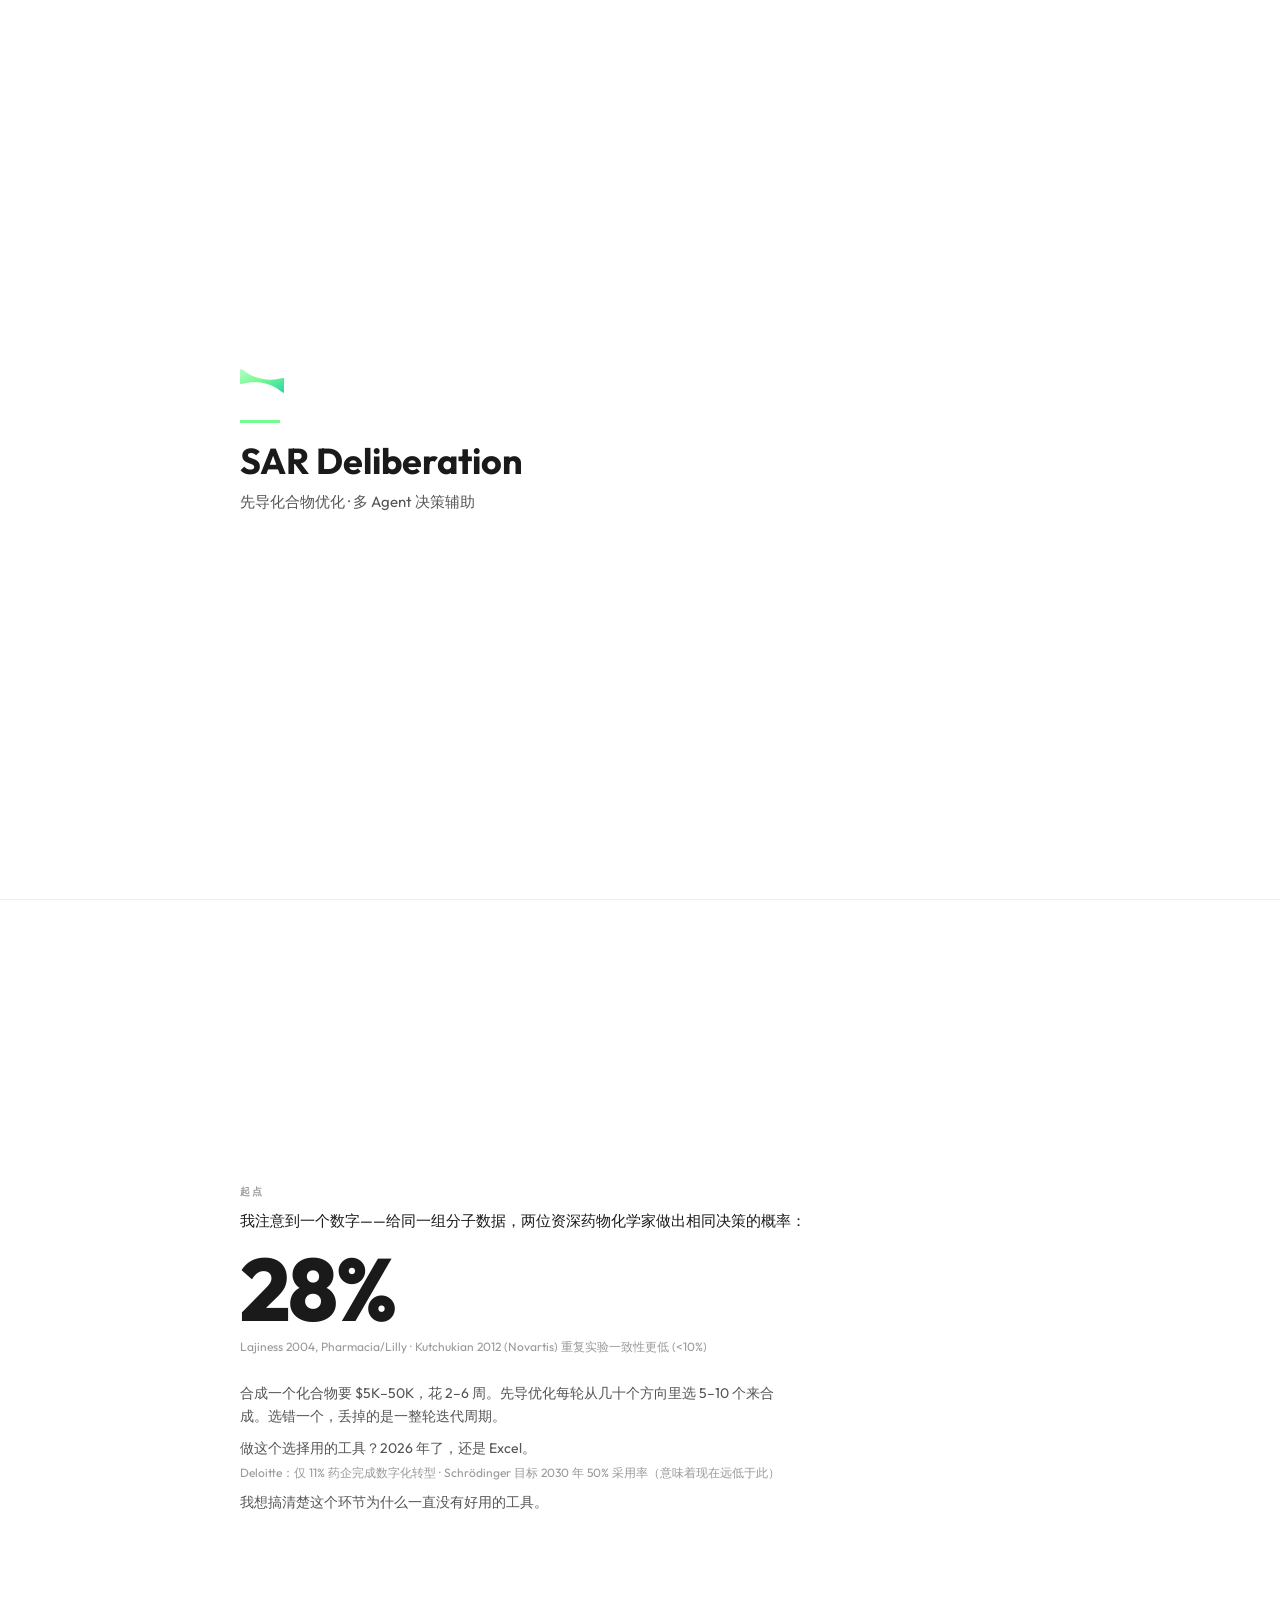
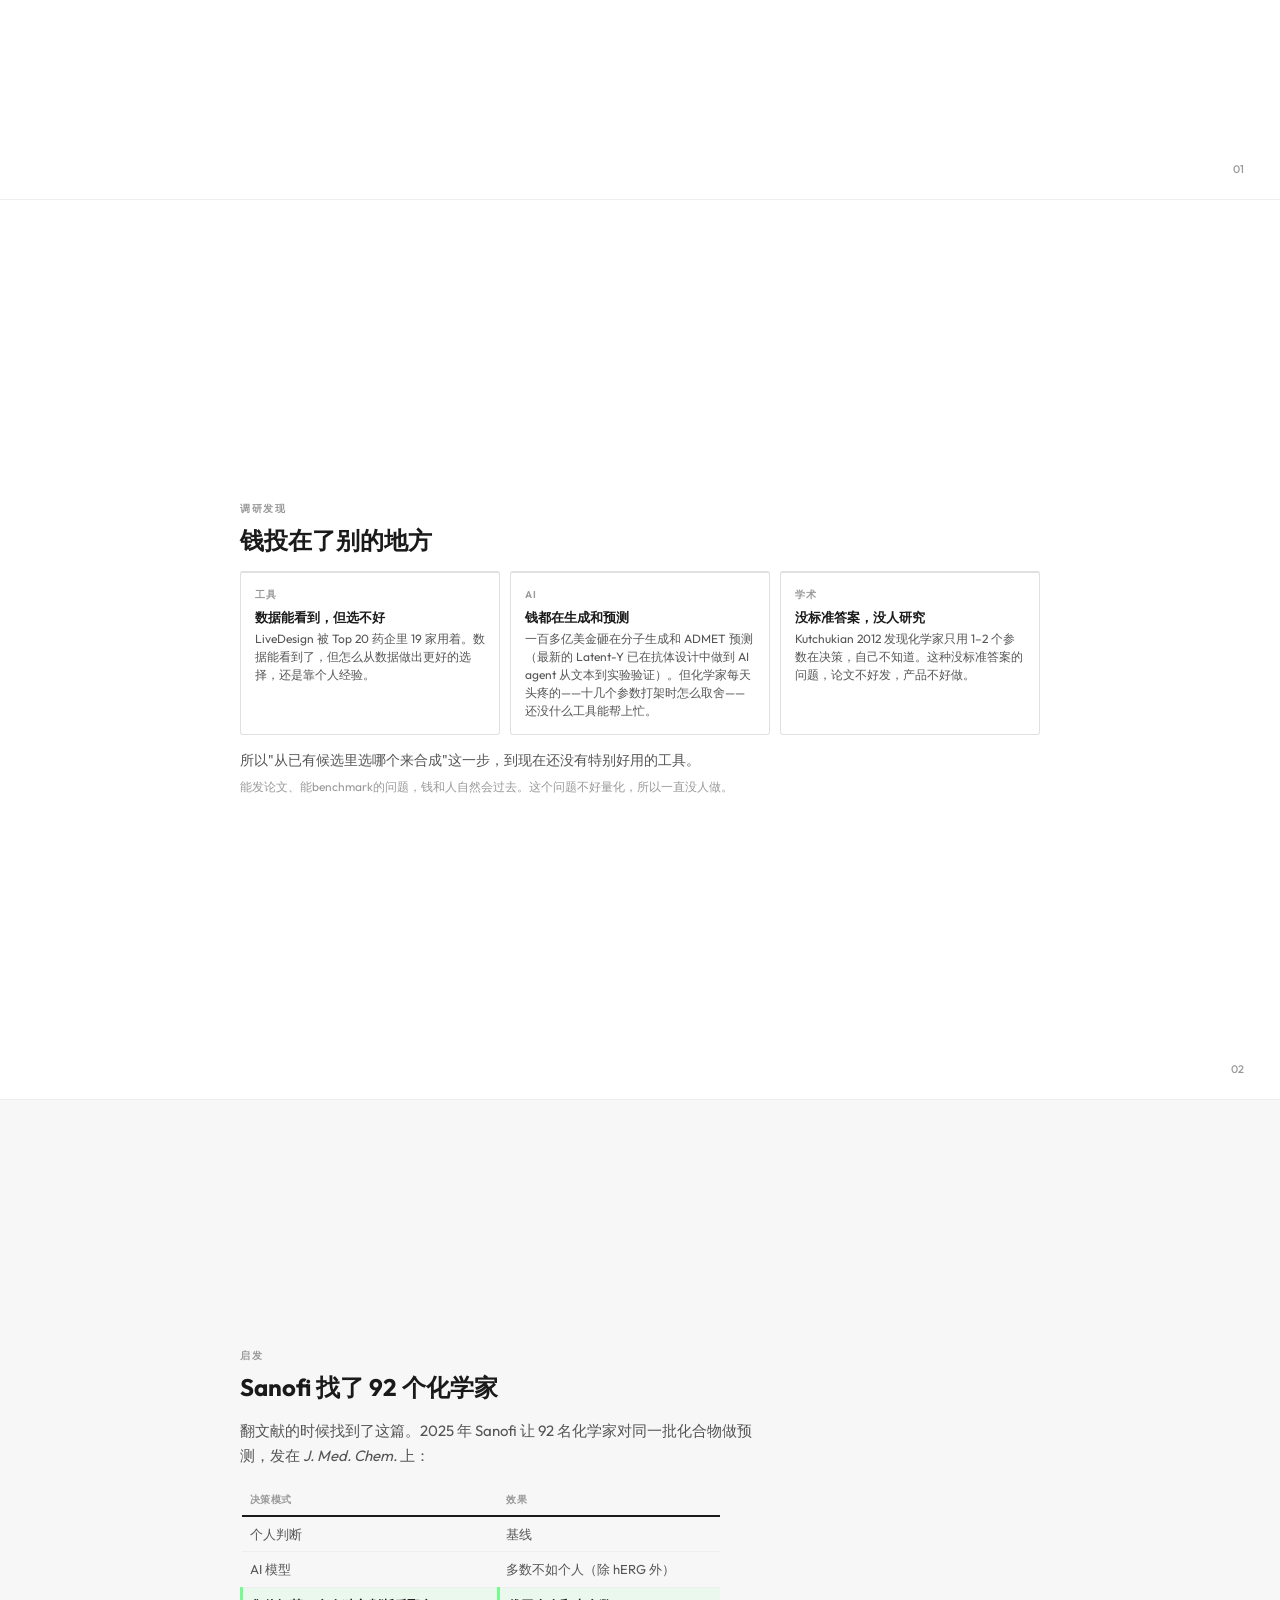
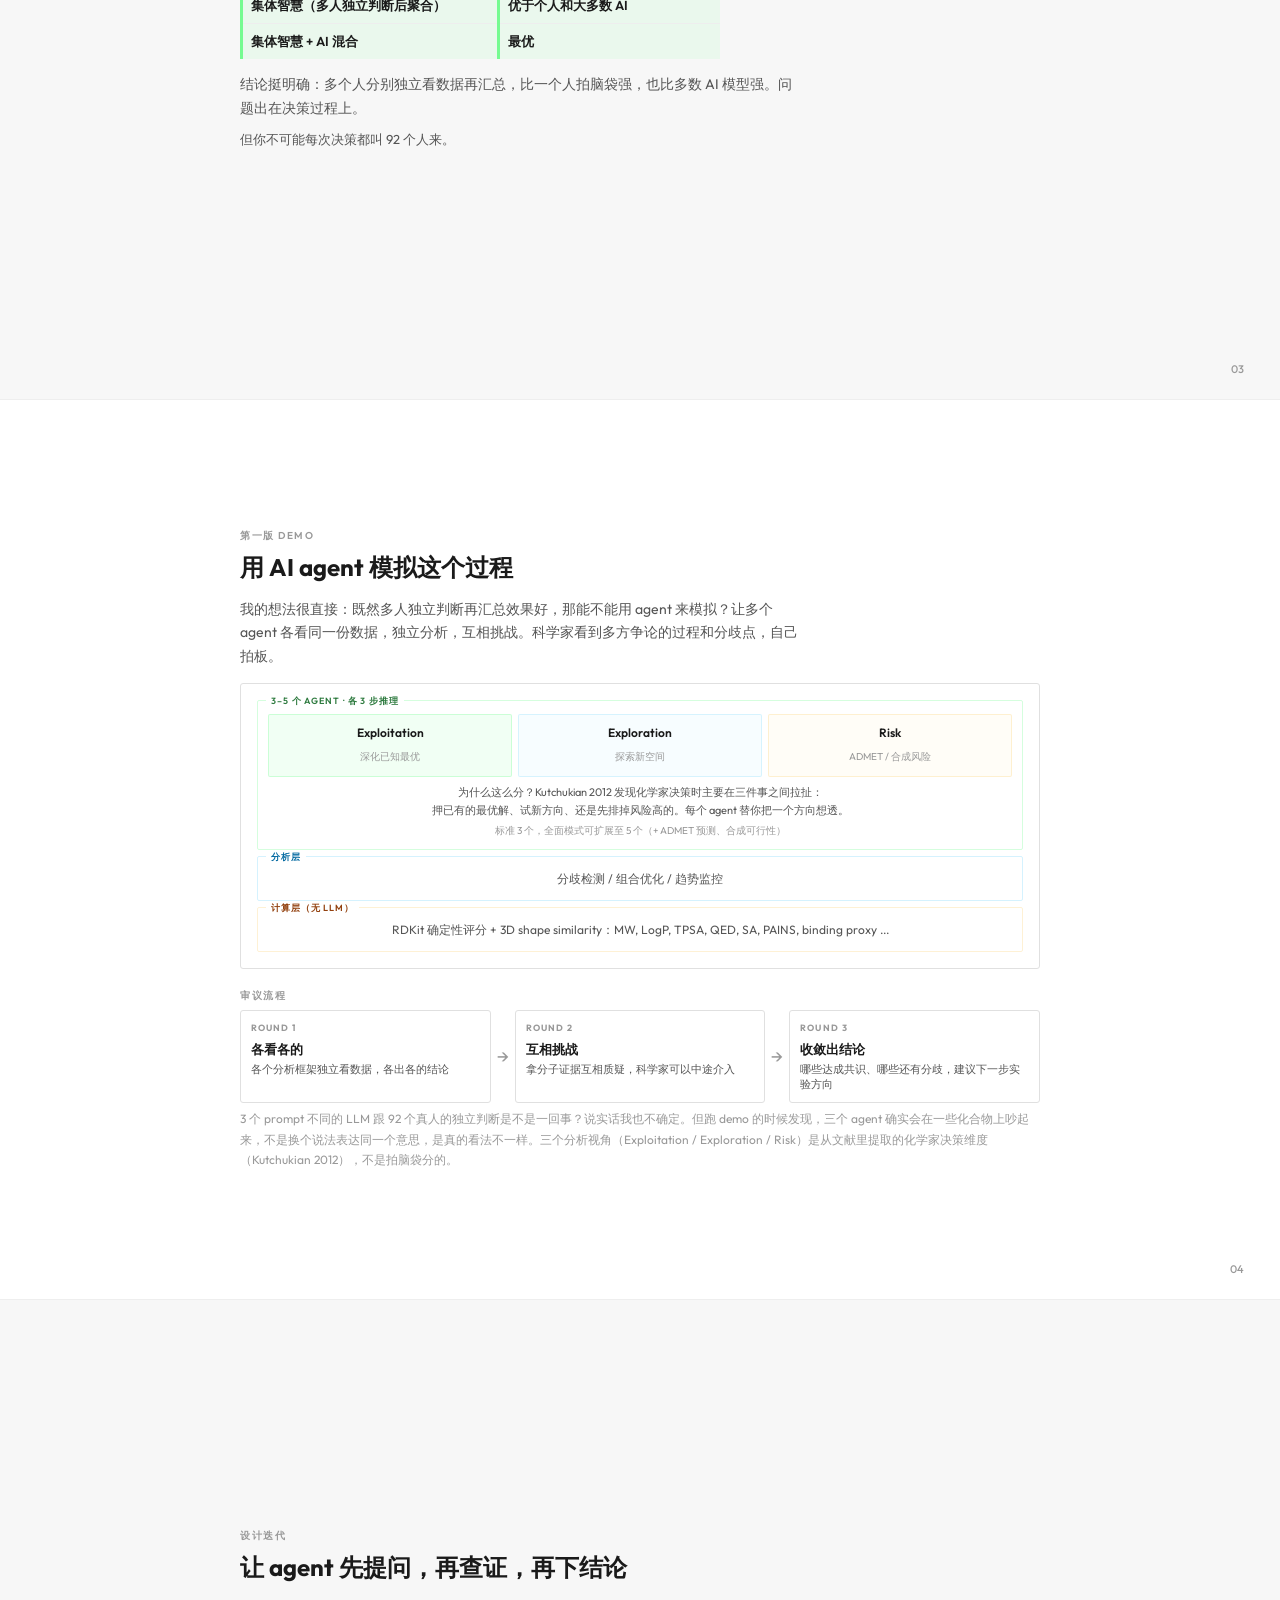
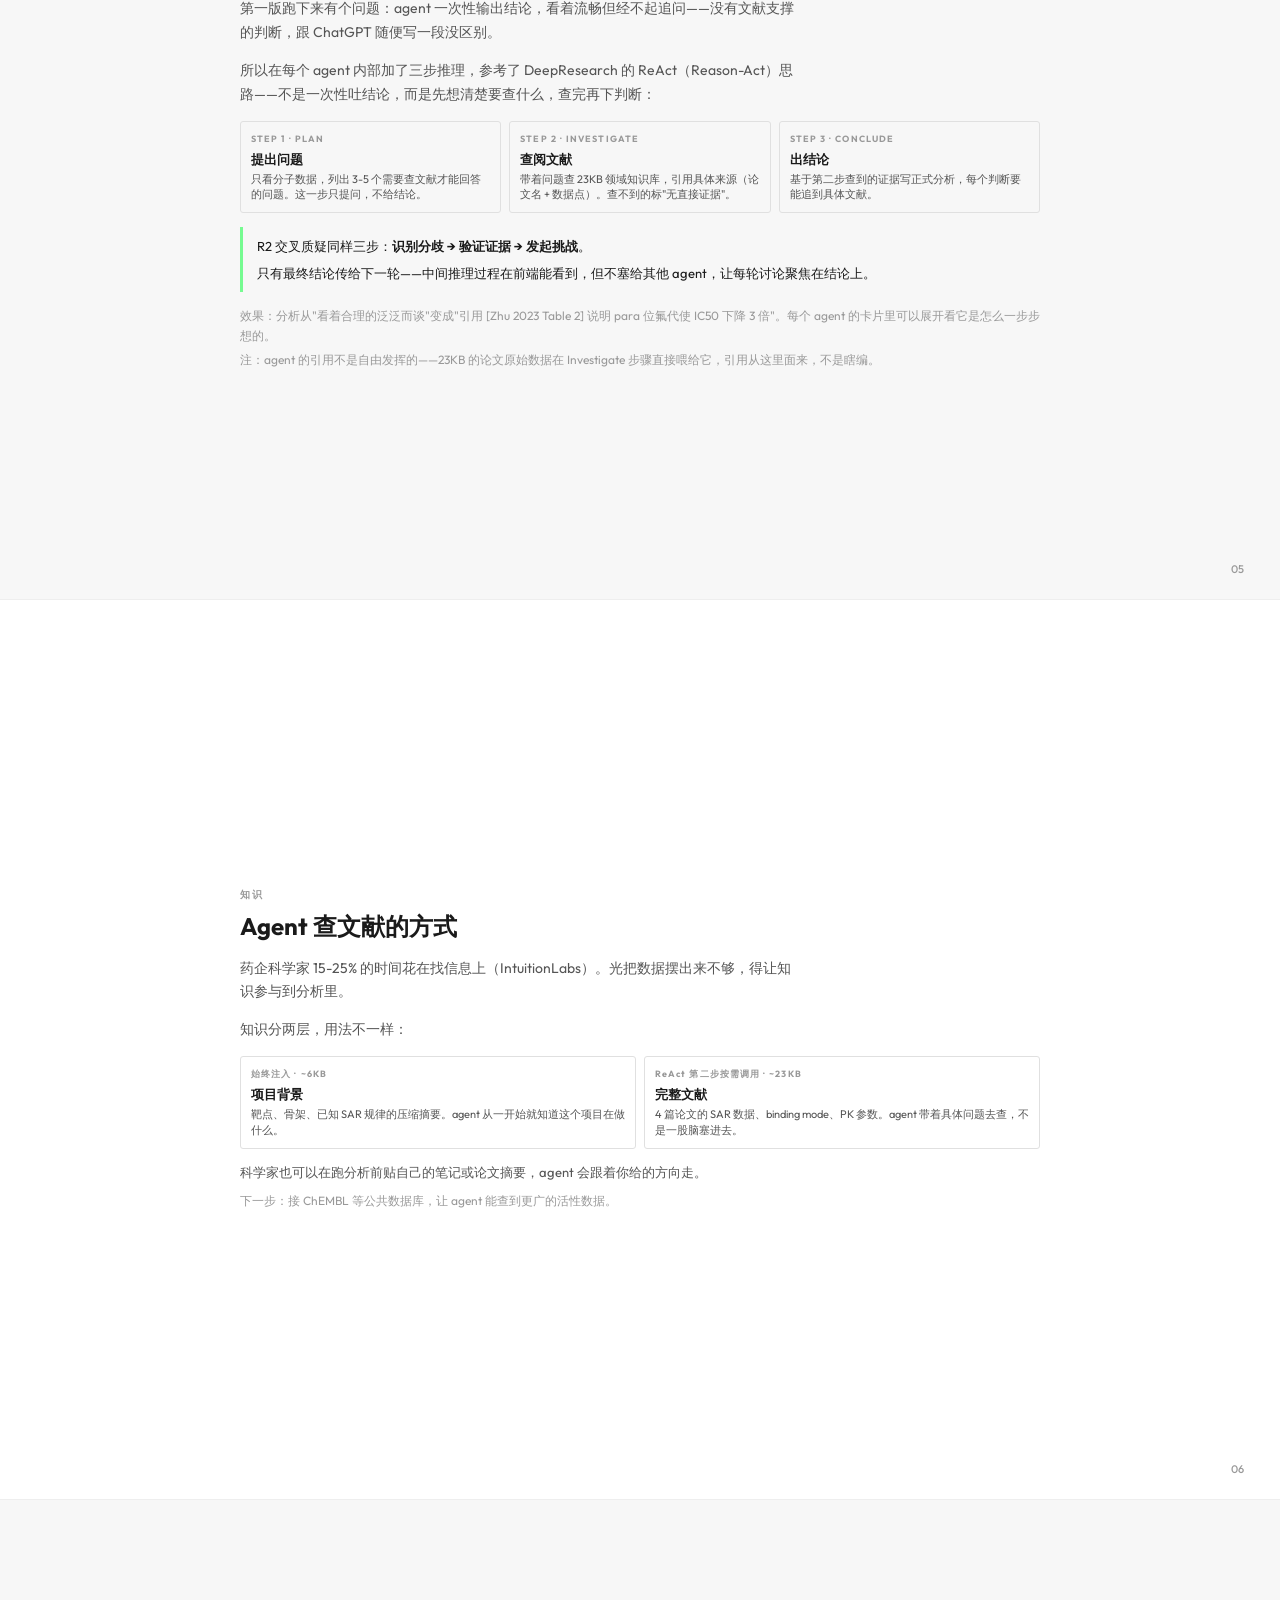
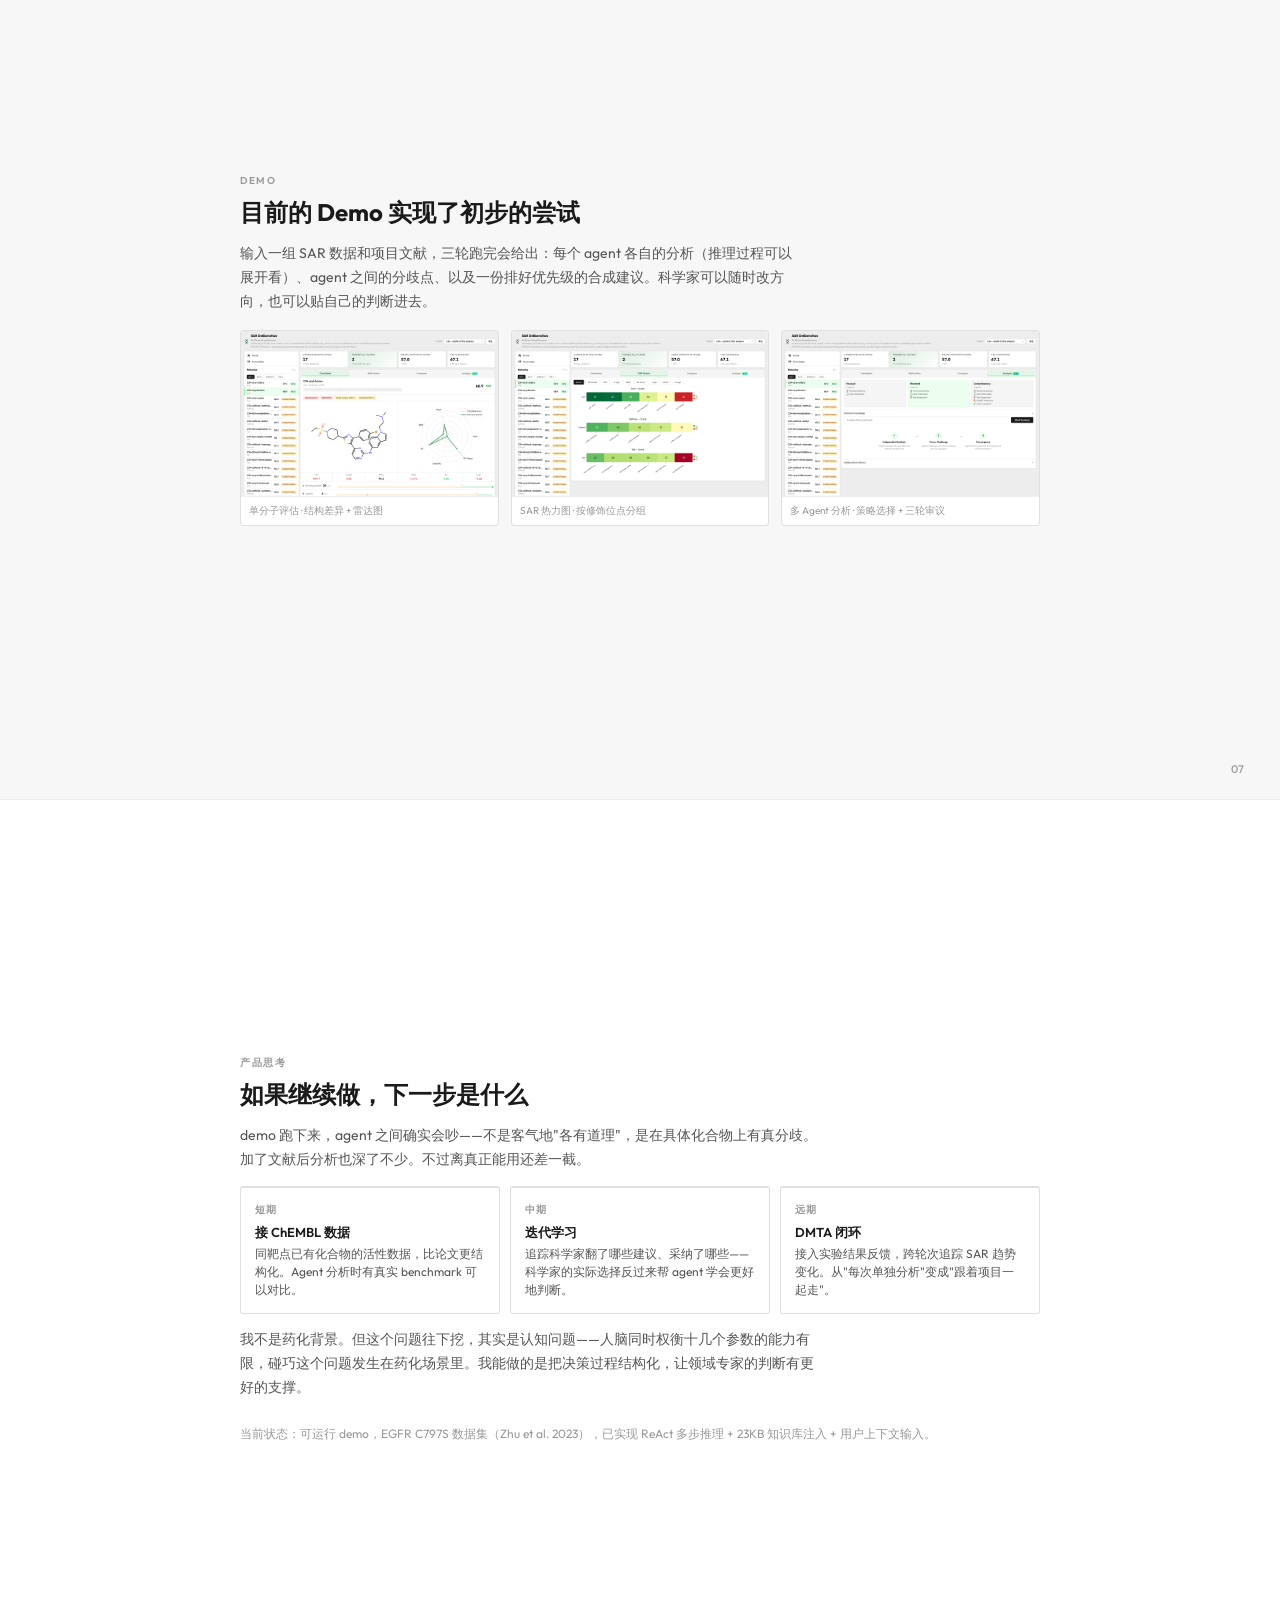
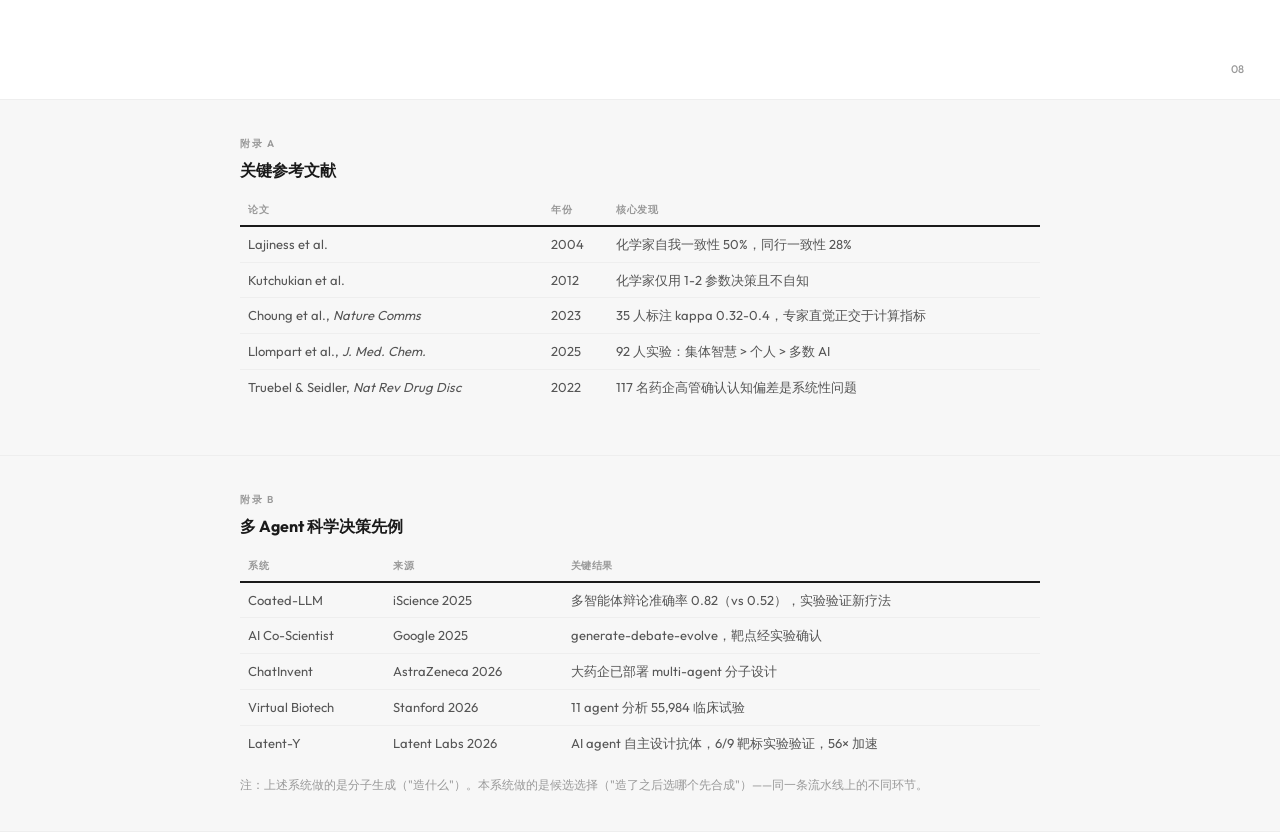
<file: pitch_deck.html>
<!DOCTYPE html>
<html lang="zh-CN">
<head>
<meta charset="UTF-8">
<meta name="viewport" content="width=device-width, initial-scale=1.0">
<title>SAR Deliberation — 产品思路</title>
<link rel="icon" href="/static/favicon.svg" type="image/svg+xml">
<style>
  @import url('https://fonts.googleapis.com/css2?family=Outfit:wght@300;400;500;600;700;800&display=swap');

  :root {
    --bg: #FFFFFF;
    --bg-alt: #F7F7F7;
    --text: #1A1A1A;
    --text-2: #555;
    --text-3: #999;
    --border: #E0E0E0;
    --border-light: #EEE;
    --green: #76FB91;
    --green-dim: rgba(118,251,145,0.10);
    --green-border: rgba(118,251,145,0.3);
    --blue: #76D4FB;
    --gold: #FBD076;
    --r: 3px;
  }

  * { margin:0; padding:0; box-sizing:border-box; }
  html { font-size:16px; scroll-behavior:smooth; }
  body {
    font-family: 'Outfit', -apple-system, sans-serif;
    background: var(--bg);
    color: var(--text);
    line-height: 1.6;
    -webkit-font-smoothing: antialiased;
  }

  .slide {
    min-height: 100vh;
    display: flex;
    flex-direction: column;
    justify-content: center;
    padding: 60px 80px;
    border-bottom: 1px solid var(--border-light);
  }
  .slide-inner { max-width: 800px; width: 100%; margin: 0 auto; }
  .slide-num {
    position: absolute;
    bottom: 20px;
    right: 36px;
    font-size: 11px;
    color: var(--text-3);
    font-weight: 500;
  }
  .slide { position: relative; }

  .tag {
    font-size: 10px;
    font-weight: 600;
    letter-spacing: 0.15em;
    text-transform: uppercase;
    color: var(--text-3);
    margin-bottom: 8px;
  }

  h1 { font-size: 36px; font-weight: 700; line-height: 1.2; margin-bottom: 6px; }
  h2 { font-size: 24px; font-weight: 700; line-height: 1.3; margin-bottom: 14px; }
  h3 { font-size: 14px; font-weight: 600; margin-bottom: 4px; }
  p { font-size: 14px; color: var(--text-2); line-height: 1.7; }
  strong { font-weight: 600; color: var(--text); }
  .sub { font-size: 15px; color: var(--text-2); margin-bottom: 16px; }
  .small { font-size: 12px; color: var(--text-3); }
  .underline { border-bottom: 2px solid var(--green); padding-bottom: 1px; }

  /* cover */
  .cover-bar { width: 40px; height: 3px; background: var(--green); margin-bottom: 16px; }
  .cover-logo { width: 28px; height: 28px; margin-bottom: 20px; }

  /* big number */
  .big { font-size: 88px; font-weight: 800; line-height: 1; margin: 12px 0 4px; letter-spacing: -0.03em; }

  /* blockquote */
  blockquote {
    border-left: 3px solid var(--green);
    padding: 8px 14px;
    margin: 14px 0;
    background: var(--bg-alt);
  }
  blockquote p { color: var(--text); font-size: 13px; }
  blockquote cite { display: block; margin-top: 3px; font-size: 11px; color: var(--text-3); font-style: normal; }

  /* table */
  table { width: 100%; border-collapse: collapse; margin: 14px 0; font-size: 13px; }
  th {
    text-align: left; padding: 7px 8px;
    font-weight: 600; font-size: 10px; color: var(--text-3);
    letter-spacing: 0.06em; text-transform: uppercase;
    border-bottom: 2px solid var(--text);
  }
  td { padding: 7px 8px; border-bottom: 1px solid var(--border-light); color: var(--text-2); }
  tr:last-child td { border-bottom: none; }
  tr.hl td { background: var(--green-dim); color: var(--text); font-weight: 600; border-left: 3px solid var(--green); }

  /* three cards */
  .cards { display: grid; grid-template-columns: repeat(3,1fr); gap: 10px; margin: 14px 0; }
  .crd {
    padding: 14px;
    border: 1px solid var(--border);
    border-top: 2px solid var(--border);
    border-radius: var(--r);
  }
  .crd-tag { font-size: 10px; font-weight: 600; letter-spacing: 0.1em; text-transform: uppercase; color: var(--text-3); margin-bottom: 4px; }
  .crd h3 { font-size: 13px; margin-bottom: 3px; }
  .crd p { font-size: 12px; color: var(--text-2); line-height: 1.5; }

  /* architecture */
  .arch { border: 1px solid var(--border); border-radius: var(--r); padding: 16px; margin: 14px 0; }
  .arch-layer {
    border: 1px solid var(--border);
    border-radius: 2px;
    padding: 10px;
    margin-bottom: 6px;
    position: relative;
  }
  .arch-layer:last-child { margin-bottom: 0; }
  .arch-layer-tag {
    position: absolute; top: -7px; left: 8px;
    background: var(--bg); padding: 0 5px;
    font-size: 9px; font-weight: 600; letter-spacing: 0.1em; text-transform: uppercase; color: var(--text-3);
  }
  .arch-layer.g { border-color: var(--green-border); }
  .arch-layer.g .arch-layer-tag { color: #2D7A3E; }
  .arch-layer.b { border-color: rgba(118,212,251,0.3); }
  .arch-layer.b .arch-layer-tag { color: #0369A1; }
  .arch-layer.y { border-color: rgba(251,208,118,0.3); }
  .arch-layer.y .arch-layer-tag { color: #92400E; }

  .agents { display: grid; grid-template-columns: repeat(3,1fr); gap: 6px; margin-top: 3px; }
  .ag {
    text-align: center; padding: 8px 6px; border-radius: 2px;
    border: 1px solid var(--border-light); background: var(--bg-alt);
  }
  .ag.sa { border-color: var(--green-border); background: var(--green-dim); }
  .ag.mpo { border-color: rgba(118,212,251,0.25); background: rgba(118,212,251,0.06); }
  .ag.risk { border-color: rgba(251,208,118,0.3); background: rgba(251,208,118,0.06); }
  .ag strong { display: block; font-size: 12px; }
  .ag span { font-size: 10px; color: var(--text-3); }
  .arch-center { font-size: 12px; color: var(--text-2); text-align: center; padding: 2px 0; }

  /* protocol inline */
  .proto { display: grid; grid-template-columns: repeat(3,1fr); gap: 8px; margin: 12px 0; }
  .proto-step { padding: 10px; border: 1px solid var(--border); border-radius: var(--r); }
  .proto-step .step-tag { font-size: 9px; font-weight: 700; letter-spacing: 0.12em; color: var(--text-3); margin-bottom: 3px; }
  .proto-step h4 { font-size: 13px; font-weight: 600; margin-bottom: 2px; }
  .proto-step p { font-size: 11px; color: var(--text-2); line-height: 1.4; }

  /* output list */
  .outputs { display: grid; grid-template-columns: 1fr 1fr; gap: 8px; margin: 10px 0; }
  .out-item { padding: 10px; border: 1px solid var(--border); border-radius: var(--r); }
  .out-item h4 { font-size: 12px; font-weight: 600; margin-bottom: 2px; }
  .out-item p { font-size: 11px; color: var(--text-2); line-height: 1.4; }

  /* closing */
  .closing-line {
    font-size: 18px; font-weight: 600; line-height: 1.5;
    max-width: 520px; margin: 24px 0 0;
    padding-top: 16px; border-top: 3px solid var(--green);
  }

  /* alt bg */
  .alt { background: var(--bg-alt); }

  /* appendix */
  .appendix { min-height: auto; padding: 36px 80px; background: var(--bg-alt); }
  .appendix h2 { font-size: 16px; margin-bottom: 8px; }

  /* responsive */
  @media (max-width:768px) {
    .slide { padding: 28px 20px; }
    .cards, .proto, .agents { grid-template-columns: 1fr; }
    .outputs { grid-template-columns: 1fr; }
    .appendix { padding: 28px 20px; }
  }

  ul.plain { list-style:none; padding:0; }
  ul.plain li { padding: 3px 0 3px 12px; position:relative; font-size:13px; color:var(--text-2); }
  ul.plain li::before { content:''; position:absolute; left:0; top:9px; width:4px; height:4px; border-radius:50%; background:var(--text); }

  .flow-steps {
    display: grid;
    grid-template-columns: 1fr auto 1fr auto 1fr;
    gap: 0 6px;
    align-items: stretch;
    margin: 6px 0;
  }
  .flow-arrow {
    display: flex;
    align-items: center;
    color: var(--text-3);
    font-size: 18px;
  }
  @media (max-width:768px) {
    .flow-steps { grid-template-columns: 1fr; }
    .flow-arrow { justify-content: center; transform: rotate(90deg); }
  }

  .screenshot-grid {
    display: grid;
    grid-template-columns: repeat(3, 1fr);
    gap: 12px;
    margin-top: 16px;
  }
  .screenshot-item {
    border: 1px solid var(--border);
    border-radius: var(--r);
    overflow: hidden;
    background: var(--bg);
  }
  .screenshot-item img {
    width: 100%;
    display: block;
  }
  .screenshot-label {
    display: block;
    padding: 6px 8px;
    font-size: 10px;
    color: var(--text-3);
    border-top: 1px solid var(--border-light);
  }
  @media (max-width:768px) {
    .screenshot-grid { grid-template-columns: 1fr; }
  }
</style>
</head>
<body>

<!-- ═══ 0. COVER ═══ -->
<section class="slide">
  <div class="slide-inner">
    <svg class="cover-logo" viewBox="0 0 121 65.5" xmlns="http://www.w3.org/2000/svg" style="width:44px; height:24px;">
      <defs>
        <linearGradient id="lg" x1="0" y1="0" x2="1" y2="1">
          <stop offset="0%" stop-color="#b8fbc8"/>
          <stop offset="45%" stop-color="#76FB91"/>
          <stop offset="100%" stop-color="#2dd4a8"/>
        </linearGradient>
      </defs>
      <path d="M 0.000 0.063 L 1.000 0.000 L 2.000 0.046 L 3.000 0.194 L 4.000 0.436 L 5.000 0.764 L 6.000 1.173 L 7.000 1.653 L 8.000 2.199 L 9.000 2.801 L 10.000 3.454 L 11.000 4.149 L 12.000 4.879 L 13.000 5.637 L 14.000 6.416 L 15.000 7.207 L 16.000 8.116 L 17.000 8.868 L 18.000 9.567 L 19.000 10.252 L 20.000 10.861 L 21.000 11.489 L 22.000 12.091 L 23.000 12.663 L 24.000 13.243 L 25.000 13.787 L 26.000 14.349 L 27.000 14.927 L 28.000 15.425 L 29.000 15.937 L 30.000 16.463 L 31.000 16.963 L 32.000 17.438 L 33.000 17.886 L 34.000 18.311 L 35.000 18.752 L 36.000 19.211 L 37.000 19.593 L 38.000 19.998 L 39.000 20.428 L 40.000 20.829 L 41.000 21.205 L 42.000 21.561 L 43.000 21.939 L 44.000 22.289 L 45.000 22.656 L 46.000 22.947 L 47.000 23.265 L 48.000 23.558 L 49.000 23.875 L 50.000 24.163 L 51.000 24.430 L 52.000 24.682 L 53.000 24.968 L 54.000 25.237 L 55.000 25.482 L 56.000 25.751 L 57.000 25.997 L 58.000 26.211 L 59.000 26.404 L 60.000 26.583 L 61.000 26.741 L 62.000 26.928 L 63.000 27.096 L 64.000 27.298 L 65.000 27.485 L 66.000 27.654 L 67.000 27.799 L 68.000 27.972 L 69.000 28.128 L 70.000 28.263 L 71.000 28.372 L 72.000 28.509 L 73.000 28.629 L 74.000 28.729 L 75.000 28.807 L 76.000 28.858 L 77.000 28.938 L 78.000 29.002 L 79.000 29.091 L 80.000 29.145 L 81.000 29.165 L 82.000 29.205 L 83.000 29.226 L 84.000 29.226 L 85.000 29.205 L 86.000 29.165 L 87.000 29.145 L 88.000 29.091 L 89.000 29.002 L 90.000 28.938 L 91.000 28.858 L 92.000 28.765 L 93.000 28.703 L 94.000 28.616 L 95.000 28.508 L 96.000 28.383 L 97.000 28.244 L 98.000 28.133 L 99.000 28.000 L 100.000 27.847 L 101.000 27.679 L 102.000 27.541 L 103.000 27.381 L 104.000 27.205 L 105.000 27.017 L 106.000 26.781 L 107.000 26.589 L 108.000 26.397 L 109.000 26.203 L 110.000 26.010 L 111.000 25.819 L 112.000 25.629 L 113.000 25.443 L 114.000 25.260 L 115.000 25.083 L 116.000 24.911 L 117.000 24.745 L 118.000 24.587 L 119.000 24.437 L 120.000 24.297 L 121.000 24.166 L 121.000 65.488 L 120.000 65.131 L 119.000 64.720 L 118.000 64.261 L 117.000 63.756 L 116.000 63.210 L 115.000 62.626 L 114.000 62.009 L 113.000 61.363 L 112.000 60.692 L 111.000 59.999 L 110.000 59.288 L 109.000 58.563 L 108.000 57.829 L 107.000 57.090 L 106.000 56.348 L 105.000 55.544 L 104.000 54.830 L 103.000 54.126 L 102.000 53.452 L 101.000 52.811 L 100.000 52.207 L 99.000 51.644 L 98.000 51.068 L 97.000 50.522 L 96.000 49.954 L 95.000 49.420 L 94.000 48.923 L 93.000 48.407 L 92.000 47.872 L 91.000 47.417 L 90.000 46.943 L 89.000 46.450 L 88.000 46.035 L 87.000 45.599 L 86.000 45.141 L 85.000 44.715 L 84.000 44.318 L 83.000 43.947 L 82.000 43.560 L 81.000 43.153 L 80.000 42.818 L 79.000 42.455 L 78.000 42.116 L 77.000 41.755 L 76.000 41.423 L 75.000 41.116 L 74.000 40.826 L 73.000 40.508 L 72.000 40.211 L 71.000 39.946 L 70.000 39.663 L 69.000 39.413 L 68.000 39.188 L 67.000 38.980 L 66.000 38.741 L 65.000 38.518 L 64.000 38.319 L 63.000 38.094 L 62.000 37.890 L 61.000 37.714 L 60.000 37.514 L 59.000 37.337 L 58.000 37.188 L 57.000 37.015 L 56.000 36.863 L 55.000 36.737 L 54.000 36.640 L 53.000 36.519 L 52.000 36.419 L 51.000 36.343 L 50.000 36.294 L 49.000 36.218 L 48.000 36.158 L 47.000 36.116 L 46.000 36.095 L 45.000 36.095 L 44.000 36.064 L 43.000 36.042 L 42.000 36.030 L 41.000 35.989 L 40.000 35.975 L 39.000 35.989 L 38.000 36.030 L 37.000 36.042 L 36.000 36.064 L 35.000 36.095 L 34.000 36.095 L 33.000 36.116 L 32.000 36.158 L 31.000 36.218 L 30.000 36.294 L 29.000 36.343 L 28.000 36.419 L 27.000 36.519 L 26.000 36.640 L 25.000 36.737 L 24.000 36.863 L 23.000 37.015 L 22.000 37.188 L 21.000 37.337 L 20.000 37.514 L 19.000 37.714 L 18.000 37.931 L 17.000 38.120 L 16.000 38.373 L 15.000 38.750 L 14.000 39.015 L 13.000 39.274 L 12.000 39.522 L 11.000 39.757 L 10.000 39.973 L 9.000 40.168 L 8.000 40.338 L 7.000 40.480 L 6.000 40.589 L 5.000 40.661 L 4.000 40.695 L 3.000 40.684 L 2.000 40.627 L 1.000 40.519 L 0.000 40.356 L 0.000 40.356 Z" fill="url(#lg)"/>
    </svg>
    <div class="cover-bar"></div>
    <h1>SAR Deliberation</h1>
    <p class="sub" style="color:var(--text-2);">先导化合物优化 &middot; 多 Agent 决策辅助</p>
  </div>
</section>

<!-- ═══ 1. 起点 ═══ -->
<section class="slide">
  <div class="slide-inner">
    <div class="tag">起点</div>
    <p style="max-width:580px; font-size:15px; color:var(--text); margin-bottom:8px;">
      我注意到一个数字——给同一组分子数据，两位资深药物化学家做出相同决策的概率：
    </p>
    <div class="big">28%</div>
    <p class="small">Lajiness 2004, Pharmacia/Lilly &middot; Kutchukian 2012 (Novartis) 重复实验一致性更低 (&lt;10%)</p>

    <p style="margin-top:24px; max-width:560px;">
      合成一个化合物要 $5K–50K，花 2–6 周。先导优化每轮从几十个方向里选 5–10 个来合成。选错一个，丢掉的是一整轮迭代周期。
    </p>
    <p style="margin-top:8px; max-width:560px;">
      做这个选择用的工具？2026 年了，还是 Excel。
    </p>
    <p class="small" style="margin-top:2px;">Deloitte：仅 11% 药企完成数字化转型 &middot; Schrödinger 目标 2030 年 50% 采用率（意味着现在远低于此）</p>
    <p style="margin-top:8px; max-width:560px;">
      我想搞清楚这个环节为什么一直没有好用的工具。
    </p>
  </div>
  <div class="slide-num">01</div>
</section>

<!-- ═══ 2. 诊断 ═══ -->
<section class="slide">
  <div class="slide-inner">
    <div class="tag">调研发现</div>
    <h2>钱投在了别的地方</h2>

    <div class="cards">
      <div class="crd">
        <div class="crd-tag">工具</div>
        <h3>数据能看到，但选不好</h3>
        <p>LiveDesign 被 Top 20 药企里 19 家用着。数据能看到了，但怎么从数据做出更好的选择，还是靠个人经验。</p>
      </div>
      <div class="crd">
        <div class="crd-tag">AI</div>
        <h3>钱都在生成和预测</h3>
        <p>一百多亿美金砸在分子生成和 ADMET 预测（最新的 Latent-Y 已在抗体设计中做到 AI agent 从文本到实验验证）。但化学家每天头疼的——十几个参数打架时怎么取舍——还没什么工具能帮上忙。</p>
      </div>
      <div class="crd">
        <div class="crd-tag">学术</div>
        <h3>没标准答案，没人研究</h3>
        <p>Kutchukian 2012 发现化学家只用 1–2 个参数在决策，自己不知道。这种没标准答案的问题，论文不好发，产品不好做。</p>
      </div>
    </div>

    <p style="margin-top:8px;">
      所以"从已有候选里选哪个来合成"这一步，到现在还没有特别好用的工具。
    </p>
    <p style="font-size:12px; color:var(--text-3); margin-top:4px;">
      能发论文、能benchmark的问题，钱和人自然会过去。这个问题不好量化，所以一直没人做。
    </p>
  </div>
  <div class="slide-num">02</div>
</section>

<!-- ═══ 3. 洞察 ═══ -->
<section class="slide alt">
  <div class="slide-inner">
    <div class="tag">启发</div>
    <h2>Sanofi 找了 92 个化学家</h2>
    <p class="sub" style="max-width:540px;">
      翻文献的时候找到了这篇。2025 年 Sanofi 让 92 名化学家对同一批化合物做预测，发在 <em>J. Med. Chem.</em> 上：
    </p>
    <table style="max-width:480px;">
      <thead><tr><th>决策模式</th><th>效果</th></tr></thead>
      <tbody>
        <tr><td>个人判断</td><td>基线</td></tr>
        <tr><td>AI 模型</td><td>多数不如个人（除 hERG 外）</td></tr>
        <tr class="hl"><td>集体智慧（多人独立判断后聚合）</td><td>优于个人和大多数 AI</td></tr>
        <tr class="hl"><td>集体智慧 + AI 混合</td><td>最优</td></tr>
      </tbody>
    </table>
    <p style="margin-top:12px; max-width:560px;">
      结论挺明确：多个人分别独立看数据再汇总，比一个人拍脑袋强，也比多数 AI 模型强。问题出在决策过程上。
    </p>
    <p style="margin-top:8px; font-size:13px; color:var(--text-2); max-width:560px;">
      但你不可能每次决策都叫 92 个人来。
    </p>
  </div>
  <div class="slide-num">03</div>
</section>

<!-- ═══ 4. 方案 ═══ -->
<section class="slide">
  <div class="slide-inner">
    <div class="tag">第一版 demo</div>
    <h2>用 AI agent 模拟这个过程</h2>
    <p style="max-width:560px; margin-bottom:14px;">
      我的想法很直接：既然多人独立判断再汇总效果好，那能不能用 agent 来模拟？让多个 agent 各看同一份数据，独立分析，互相挑战。科学家看到多方争论的过程和分歧点，自己拍板。
    </p>

    <div class="arch">
      <div class="arch-layer g">
        <span class="arch-layer-tag">3–5 个 Agent · 各 3 步推理</span>
        <div class="agents">
          <div class="ag sa"><strong>Exploitation</strong><span>深化已知最优</span></div>
          <div class="ag mpo"><strong>Exploration</strong><span>探索新空间</span></div>
          <div class="ag risk"><strong>Risk</strong><span>ADMET / 合成风险</span></div>
        </div>
        <p style="font-size:11px; color:var(--text-2); text-align:center; margin-top:6px;">为什么这么分？Kutchukian 2012 发现化学家决策时主要在三件事之间拉扯：<br>押已有的最优解、试新方向、还是先排掉风险高的。每个 agent 替你把一个方向想透。</p>
        <p style="font-size:10px; color:var(--text-3); text-align:center; margin-top:2px;">标准 3 个，全面模式可扩展至 5 个（+ ADMET 预测、合成可行性）</p>
      </div>
      <div class="arch-layer b">
        <span class="arch-layer-tag">分析层</span>
        <div class="arch-center">分歧检测 / 组合优化 / 趋势监控</div>
      </div>
      <div class="arch-layer y">
        <span class="arch-layer-tag">计算层（无 LLM）</span>
        <div class="arch-center">RDKit 确定性评分 + 3D shape similarity：MW, LogP, TPSA, QED, SA, PAINS, binding proxy ...</div>
      </div>
    </div>

    <p style="font-size:10px; font-weight:600; letter-spacing:0.15em; text-transform:uppercase; color:var(--text-3); margin:18px 0 6px;">审议流程</p>
    <div class="flow-steps">
      <div class="proto-step">
        <div class="step-tag">ROUND 1</div>
        <h4>各看各的</h4>
        <p>各个分析框架独立看数据，各出各的结论</p>
      </div>
      <div class="flow-arrow">→</div>
      <div class="proto-step">
        <div class="step-tag">ROUND 2</div>
        <h4>互相挑战</h4>
        <p>拿分子证据互相质疑，科学家可以中途介入</p>
      </div>
      <div class="flow-arrow">→</div>
      <div class="proto-step">
        <div class="step-tag">ROUND 3</div>
        <h4>收敛出结论</h4>
        <p>哪些达成共识、哪些还有分歧，建议下一步实验方向</p>
      </div>
    </div>

    <p style="font-size:12px; color:var(--text-3); margin-top:4px;">
      3 个 prompt 不同的 LLM 跟 92 个真人的独立判断是不是一回事？说实话我也不确定。但跑 demo 的时候发现，三个 agent 确实会在一些化合物上吵起来，不是换个说法表达同一个意思，是真的看法不一样。三个分析视角（Exploitation / Exploration / Risk）是从文献里提取的化学家决策维度（Kutchukian 2012），不是拍脑袋分的。
    </p>
  </div>
  <div class="slide-num">04</div>
</section>

<!-- ═══ 5. Agent 推理链路 ═══ -->
<section class="slide alt">
  <div class="slide-inner">
    <div class="tag">设计迭代</div>
    <h2>让 agent 先提问，再查证，再下结论</h2>
    <p style="max-width:560px; margin-bottom:14px;">
      第一版跑下来有个问题：agent 一次性输出结论，看着流畅但经不起追问——没有文献支撑的判断，跟 ChatGPT 随便写一段没区别。
    </p>
    <p style="max-width:560px; margin-bottom:14px;">
      所以在每个 agent 内部加了三步推理，参考了 DeepResearch 的 ReAct（Reason-Act）思路——不是一次性吐结论，而是先想清楚要查什么，查完再下判断：
    </p>

    <div class="proto">
      <div class="proto-step">
        <div class="step-tag">STEP 1 · PLAN</div>
        <h4>提出问题</h4>
        <p>只看分子数据，列出 3-5 个需要查文献才能回答的问题。这一步只提问，不给结论。</p>
      </div>
      <div class="proto-step">
        <div class="step-tag">STEP 2 · INVESTIGATE</div>
        <h4>查阅文献</h4>
        <p>带着问题查 23KB 领域知识库，引用具体来源（论文名 + 数据点）。查不到的标"无直接证据"。</p>
      </div>
      <div class="proto-step">
        <div class="step-tag">STEP 3 · CONCLUDE</div>
        <h4>出结论</h4>
        <p>基于第二步查到的证据写正式分析，每个判断要能追到具体文献。</p>
      </div>
    </div>

    <blockquote style="margin-top:14px;">
      <p>R2 交叉质疑同样三步：<strong>识别分歧 → 验证证据 → 发起挑战</strong>。</p>
      <p style="margin-top:4px;">只有最终结论传给下一轮——中间推理过程在前端能看到，但不塞给其他 agent，让每轮讨论聚焦在结论上。</p>
    </blockquote>

    <p style="font-size:12px; color:var(--text-3); margin-top:8px;">
      效果：分析从"看着合理的泛泛而谈"变成"引用 [Zhu 2023 Table 2] 说明 para 位氟代使 IC50 下降 3 倍"。每个 agent 的卡片里可以展开看它是怎么一步步想的。
    </p>
    <p style="font-size:12px; color:var(--text-3); margin-top:4px;">
      注：agent 的引用不是自由发挥的——23KB 的论文原始数据在 Investigate 步骤直接喂给它，引用从这里面来，不是瞎编。
    </p>
  </div>
  <div class="slide-num">05</div>
</section>

<!-- ═══ 6. 知识系统 ═══ -->
<section class="slide">
  <div class="slide-inner">
    <div class="tag">知识</div>
    <h2>Agent 查文献的方式</h2>
    <p style="max-width:560px; margin-bottom:14px;">
      药企科学家 15-25% 的时间花在找信息上（IntuitionLabs）。光把数据摆出来不够，得让知识参与到分析里。
    </p>
    <p style="max-width:560px; margin-bottom:14px;">
      知识分两层，用法不一样：
    </p>

    <div class="proto" style="grid-template-columns: 1fr 1fr;">
      <div class="proto-step">
        <div class="step-tag">始终注入 · ~6KB</div>
        <h4>项目背景</h4>
        <p>靶点、骨架、已知 SAR 规律的压缩摘要。agent 从一开始就知道这个项目在做什么。</p>
      </div>
      <div class="proto-step">
        <div class="step-tag">ReAct 第二步按需调用 · ~23KB</div>
        <h4>完整文献</h4>
        <p>4 篇论文的 SAR 数据、binding mode、PK 参数。agent 带着具体问题去查，不是一股脑塞进去。</p>
      </div>
    </div>

    <p style="margin-top:12px; max-width:560px; font-size:13px; color:var(--text-2);">
      科学家也可以在跑分析前贴自己的笔记或论文摘要，agent 会跟着你给的方向走。
    </p>
    <p style="font-size:12px; color:var(--text-3); margin-top:8px;">
      下一步：接 ChEMBL 等公共数据库，让 agent 能查到更广的活性数据。
    </p>
  </div>
  <div class="slide-num">06</div>
</section>

<!-- ═══ 7. Demo ═══ -->
<section class="slide alt">
  <div class="slide-inner">
    <div class="tag">Demo</div>
    <h2>目前的 Demo 实现了初步的尝试</h2>
    <p style="max-width:560px; margin-bottom:14px;">
      输入一组 SAR 数据和项目文献，三轮跑完会给出：每个 agent 各自的分析（推理过程可以展开看）、agent 之间的分歧点、以及一份排好优先级的合成建议。科学家可以随时改方向，也可以贴自己的判断进去。
    </p>

    <div class="screenshot-grid">
      <div class="screenshot-item">
        <img src="static/screenshots/molecule_detail.png" alt="Molecule detail with radar chart" loading="lazy">
        <span class="screenshot-label">单分子评估 · 结构差异 + 雷达图</span>
      </div>
      <div class="screenshot-item">
        <img src="static/screenshots/sar_heatmap.png" alt="SAR heatmap matrix" loading="lazy">
        <span class="screenshot-label">SAR 热力图 · 按修饰位点分组</span>
      </div>
      <div class="screenshot-item">
        <img src="static/screenshots/analysis.png" alt="Multi-agent analysis panel" loading="lazy">
        <span class="screenshot-label">多 Agent 分析 · 策略选择 + 三轮审议</span>
      </div>
    </div>
  </div>
  <div class="slide-num">07</div>
</section>

<!-- ═══ 8. 下一步 ═══ -->
<section class="slide">
  <div class="slide-inner">
    <div class="tag">产品思考</div>
    <h2>如果继续做，下一步是什么</h2>

    <p style="max-width:580px; margin-bottom:12px;">
      demo 跑下来，agent 之间确实会吵——不是客气地"各有道理"，是在具体化合物上有真分歧。加了文献后分析也深了不少。不过离真正能用还差一截。
    </p>

    <div class="cards">
      <div class="crd">
        <div class="crd-tag">短期</div>
        <h3>接 ChEMBL 数据</h3>
        <p>同靶点已有化合物的活性数据，比论文更结构化。Agent 分析时有真实 benchmark 可以对比。</p>
      </div>
      <div class="crd">
        <div class="crd-tag">中期</div>
        <h3>迭代学习</h3>
        <p>追踪科学家翻了哪些建议、采纳了哪些——科学家的实际选择反过来帮 agent 学会更好地判断。</p>
      </div>
      <div class="crd">
        <div class="crd-tag">远期</div>
        <h3>DMTA 闭环</h3>
        <p>接入实验结果反馈，跨轮次追踪 SAR 趋势变化。从"每次单独分析"变成"跟着项目一起走"。</p>
      </div>
    </div>

    <p style="max-width:580px; margin-top:12px;">
      我不是药化背景。但这个问题往下挖，其实是认知问题——人脑同时权衡十几个参数的能力有限，碰巧这个问题发生在药化场景里。我能做的是把决策过程结构化，让领域专家的判断有更好的支撑。
    </p>

    <p class="small" style="margin-top:24px;">当前状态：可运行 demo，EGFR C797S 数据集（Zhu et al. 2023），已实现 ReAct 多步推理 + 23KB 知识库注入 + 用户上下文输入。</p>
  </div>
  <div class="slide-num">08</div>
</section>

<!-- ═══ APPENDIX ═══ -->
<section class="slide appendix">
  <div class="slide-inner">
    <div class="tag">附录 A</div>
    <h2>关键参考文献</h2>
    <table>
      <thead><tr><th>论文</th><th>年份</th><th>核心发现</th></tr></thead>
      <tbody>
        <tr><td>Lajiness et al.</td><td>2004</td><td>化学家自我一致性 50%，同行一致性 28%</td></tr>
        <tr><td>Kutchukian et al.</td><td>2012</td><td>化学家仅用 1-2 参数决策且不自知</td></tr>
        <tr><td>Choung et al., <em>Nature Comms</em></td><td>2023</td><td>35 人标注 kappa 0.32-0.4，专家直觉正交于计算指标</td></tr>
        <tr><td>Llompart et al., <em>J. Med. Chem.</em></td><td>2025</td><td>92 人实验：集体智慧 > 个人 > 多数 AI</td></tr>
        <tr><td>Truebel & Seidler, <em>Nat Rev Drug Disc</em></td><td>2022</td><td>117 名药企高管确认认知偏差是系统性问题</td></tr>
      </tbody>
    </table>
  </div>
</section>

<section class="slide appendix">
  <div class="slide-inner">
    <div class="tag">附录 B</div>
    <h2>多 Agent 科学决策先例</h2>
    <table>
      <thead><tr><th>系统</th><th>来源</th><th>关键结果</th></tr></thead>
      <tbody>
        <tr><td>Coated-LLM</td><td>iScience 2025</td><td>多智能体辩论准确率 0.82（vs 0.52），实验验证新疗法</td></tr>
        <tr><td>AI Co-Scientist</td><td>Google 2025</td><td>generate-debate-evolve，靶点经实验确认</td></tr>
        <tr><td>ChatInvent</td><td>AstraZeneca 2026</td><td>大药企已部署 multi-agent 分子设计</td></tr>
        <tr><td>Virtual Biotech</td><td>Stanford 2026</td><td>11 agent 分析 55,984 临床试验</td></tr>
        <tr><td>Latent-Y</td><td>Latent Labs 2026</td><td>AI agent 自主设计抗体，6/9 靶标实验验证，56× 加速</td></tr>
      </tbody>
    </table>
    <p class="small" style="margin-top:6px;">注：上述系统做的是分子生成（"造什么"）。本系统做的是候选选择（"造了之后选哪个先合成"）——同一条流水线上的不同环节。</p>
  </div>
</section>

<script>
document.addEventListener('keydown', e => {
  const all = [...document.querySelectorAll('.slide')];
  const cur = all.findIndex(s => { const r = s.getBoundingClientRect(); return r.top >= -100 && r.top < innerHeight/2; });
  if (['ArrowDown','ArrowRight',' '].includes(e.key)) { e.preventDefault(); all[Math.min(cur+1,all.length-1)].scrollIntoView({behavior:'smooth'}); }
  if (['ArrowUp','ArrowLeft'].includes(e.key)) { e.preventDefault(); all[Math.max(cur-1,0)].scrollIntoView({behavior:'smooth'}); }
});
</script>

</body>
</html>
</file>
